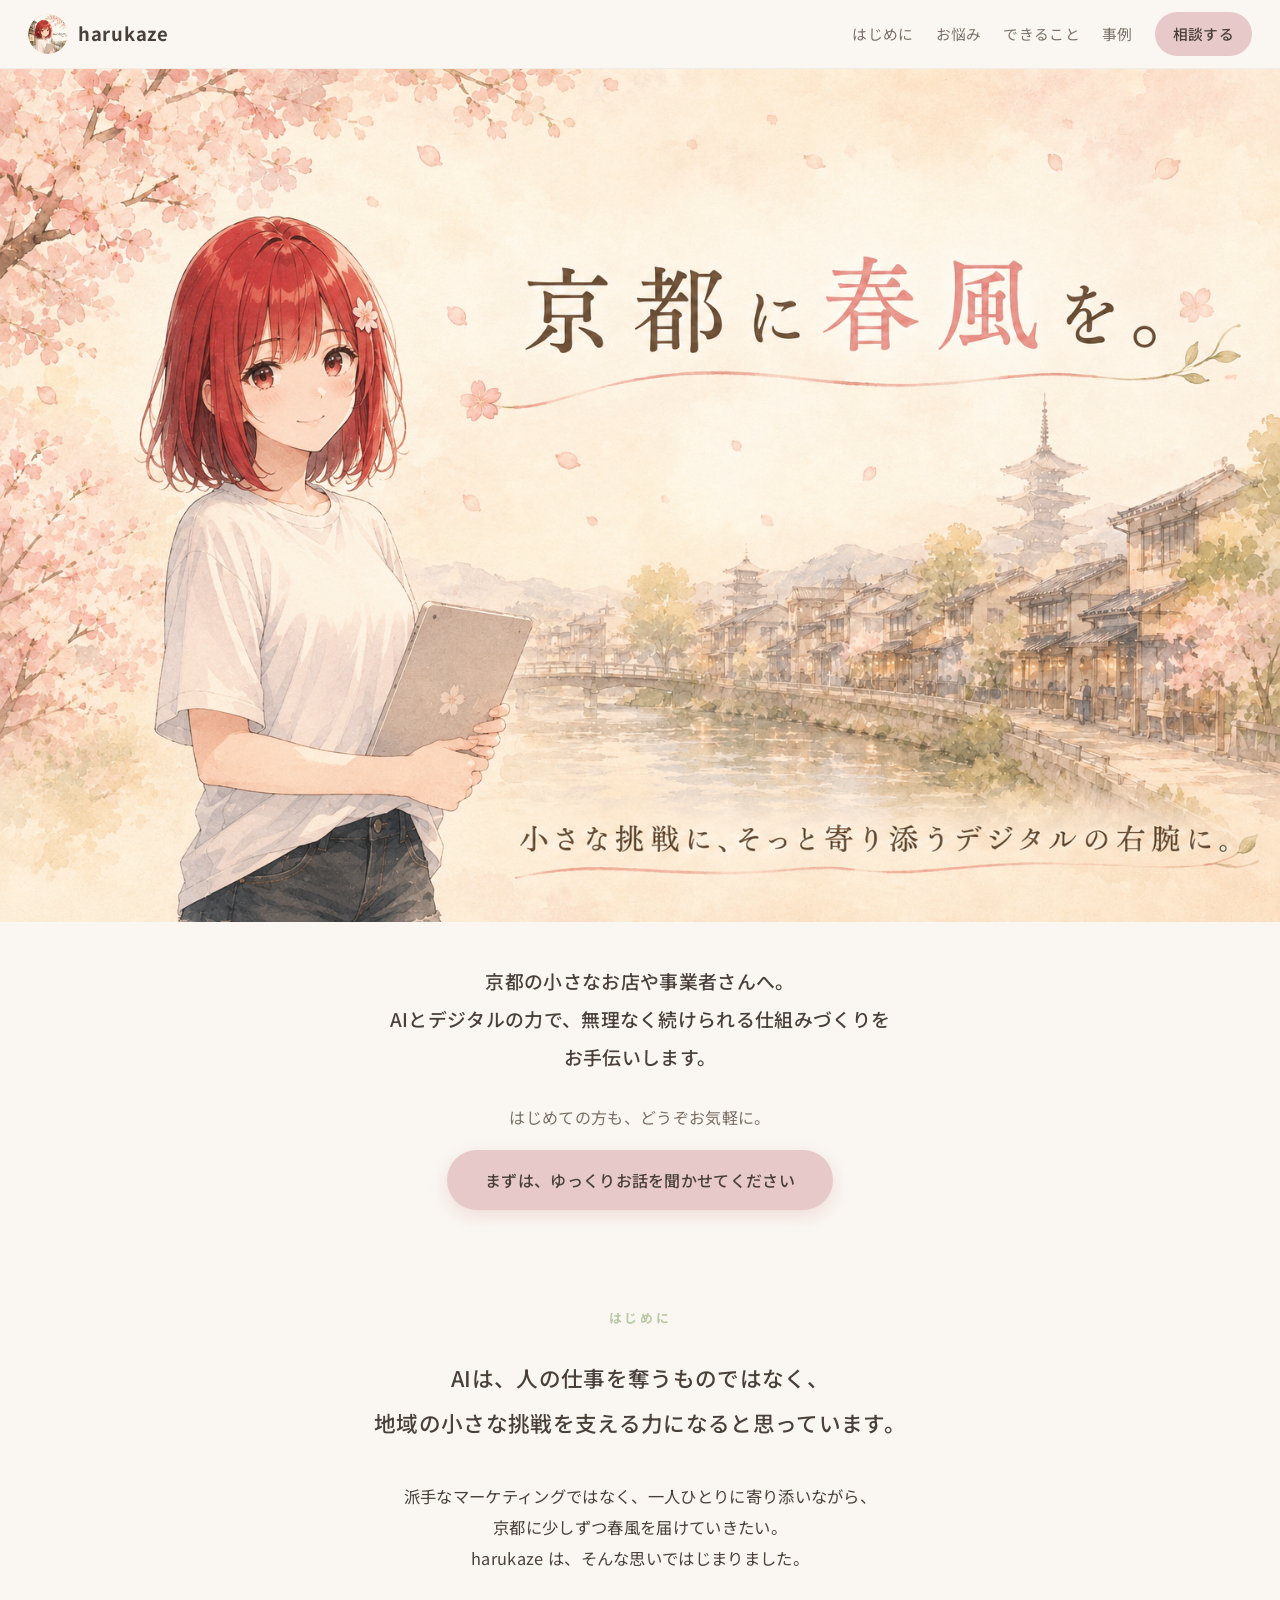
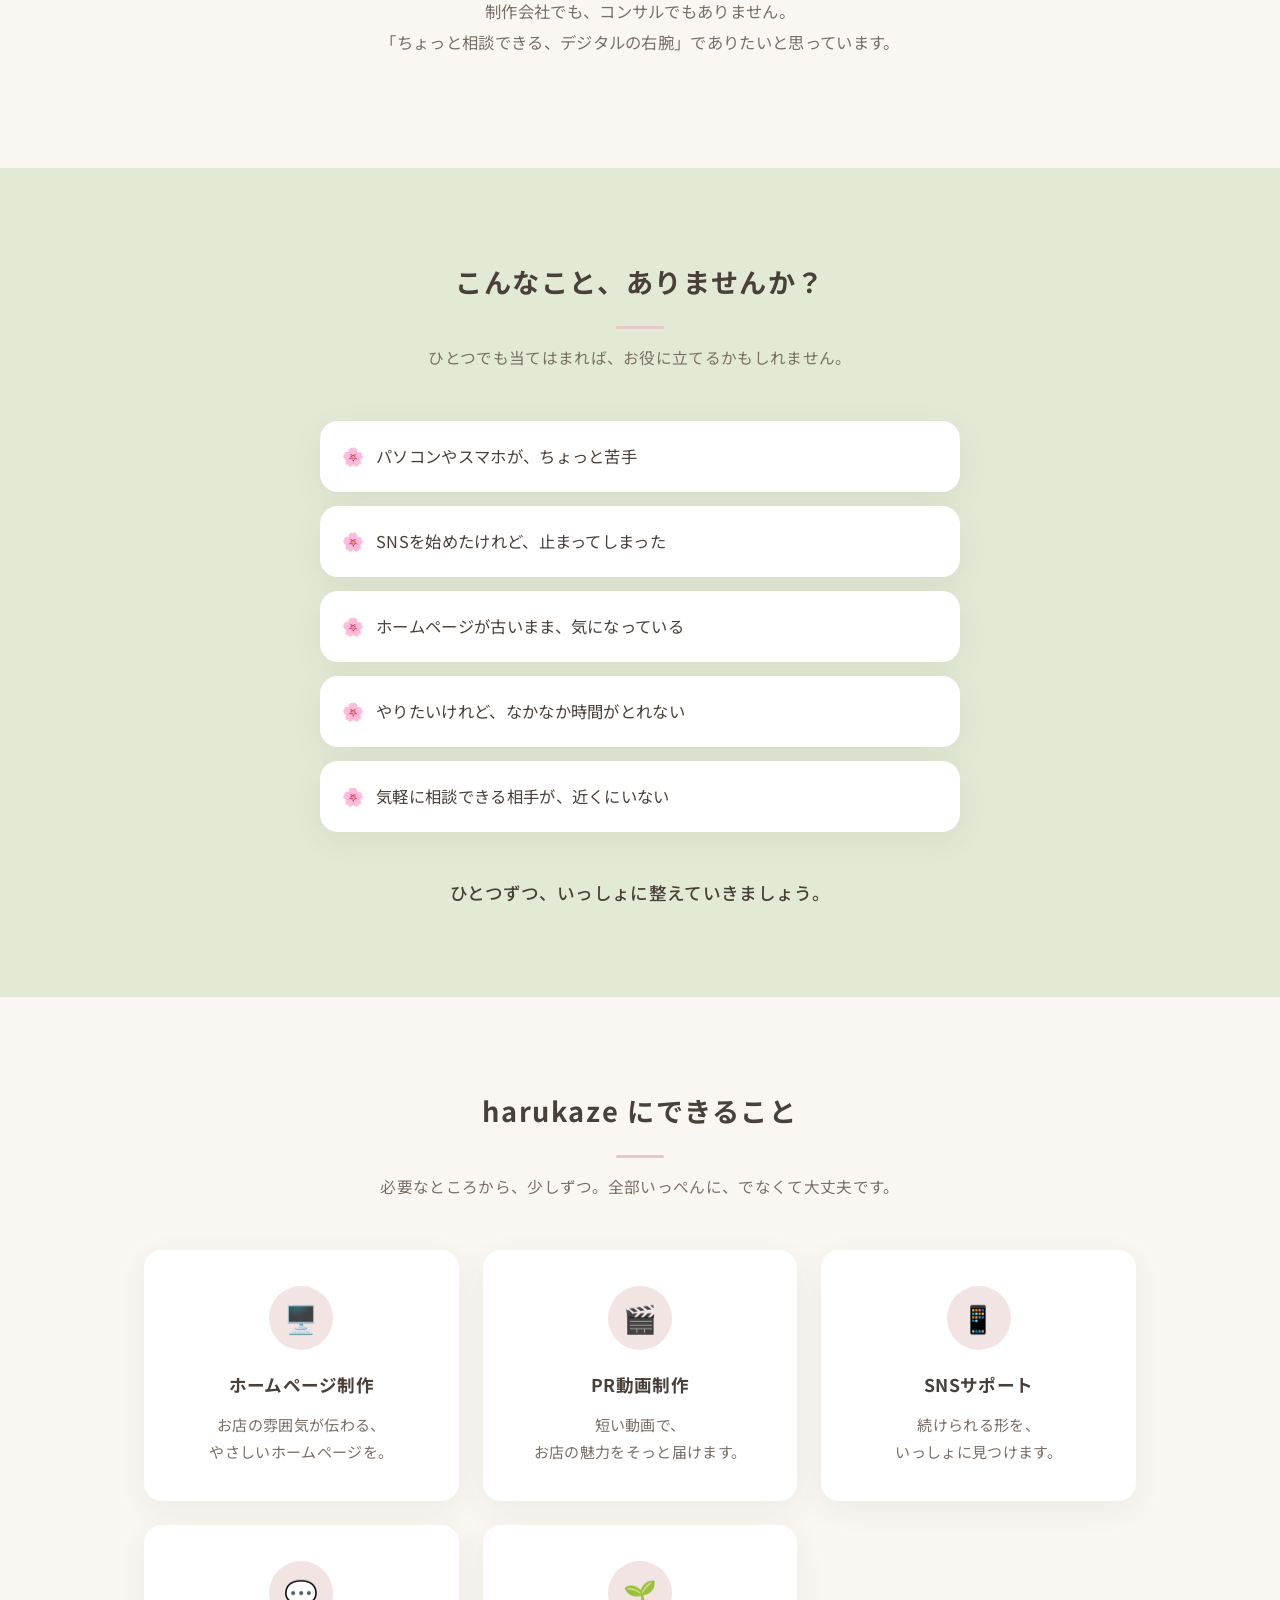
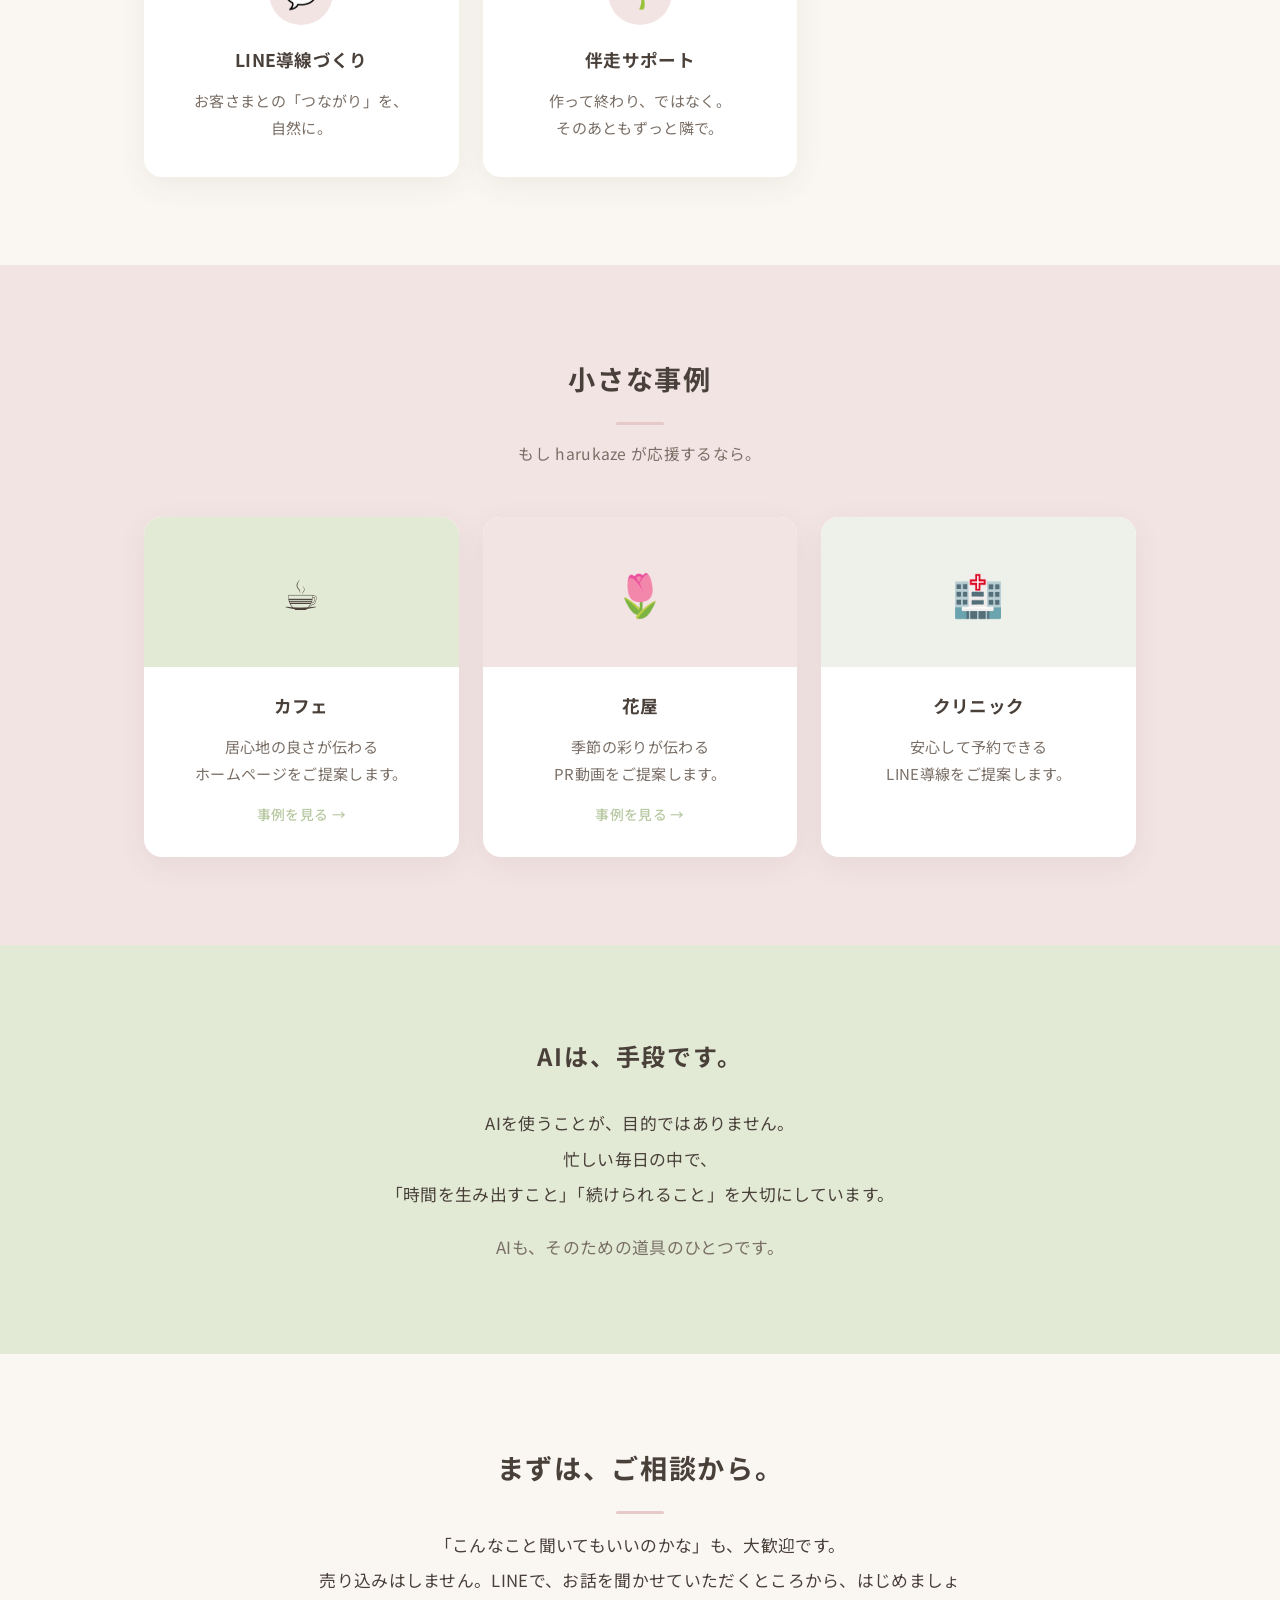
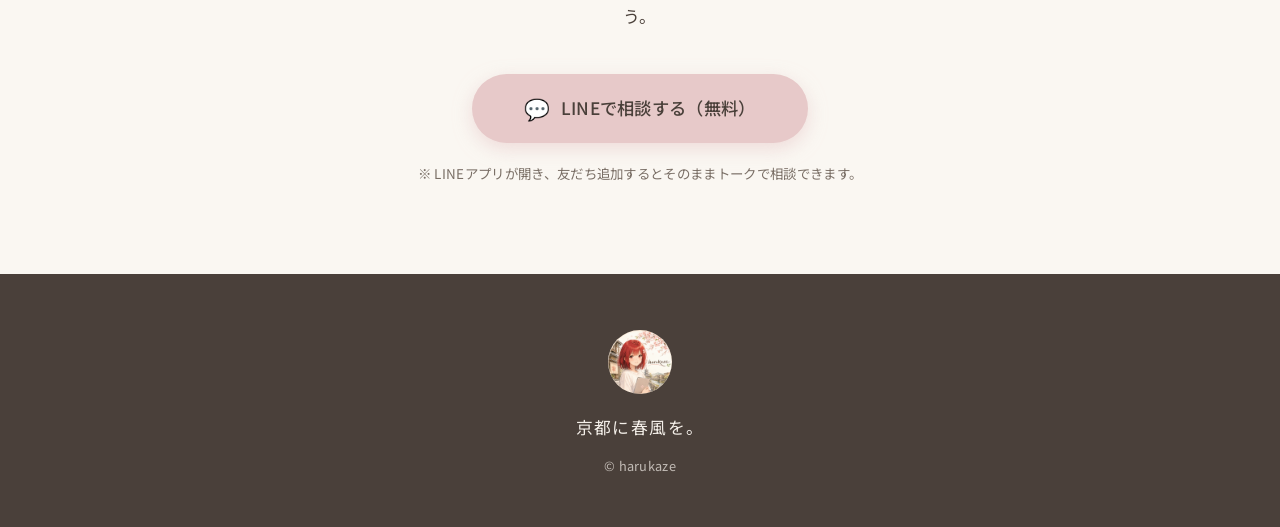
<file: website/index.html>
<!DOCTYPE html>
<html lang="ja">
<head>
  <meta charset="UTF-8" />
  <meta name="viewport" content="width=device-width, initial-scale=1.0" />
  <title>harukaze｜京都に春風を。</title>
  <meta name="description" content="京都の小さなお店や事業者さんに、AIとデジタルの力で春風を。ホームページ・PR動画・SNS・LINE導線づくりを、一人ひとりに寄り添ってお手伝いします。まずは気軽にご相談ください。" />

  <!-- OGP -->
  <meta property="og:title" content="harukaze｜京都に春風を。" />
  <meta property="og:description" content="小さな挑戦に、そっと寄り添うデジタルの右腕。" />
  <meta property="og:type" content="website" />
  <meta property="og:image" content="assets/images/hero.png" />

  <!-- Fonts -->
  <link rel="preconnect" href="https://fonts.googleapis.com" />
  <link rel="preconnect" href="https://fonts.gstatic.com" crossorigin />
  <link href="https://fonts.googleapis.com/css2?family=Noto+Sans+JP:wght@400;500;700&display=swap" rel="stylesheet" />

  <link rel="icon" href="assets/logo/harukaze-logo.png" />
  <link rel="stylesheet" href="style.css" />
</head>
<body>

  <!-- ===== ヘッダー ===== -->
  <header class="site-header">
    <a class="brand" href="#top">
      <img src="assets/logo/harukaze-logo.png" alt="harukaze ロゴ" class="brand-logo" />
      <span class="brand-name">harukaze</span>
    </a>
    <nav class="nav">
      <a href="#about">はじめに</a>
      <a href="#worries">お悩み</a>
      <a href="#services">できること</a>
      <a href="#works">事例</a>
      <a href="#contact" class="nav-cta">相談する</a>
    </nav>
  </header>

  <main id="top">

    <!-- ===== ヒーロー ===== -->
    <section class="hero">
      <img src="assets/images/hero.png"
           alt="京都に春風を。小さな挑戦に、そっと寄り添うデジタルの右腕。"
           class="hero-img" />
      <div class="hero-cta">
        <p class="hero-subcopy">
          <span class="phrase">京都の小さなお店や事業者さんへ。</span><br />
          <span class="phrase">AIとデジタルの力で、</span><span class="phrase">無理なく続けられる仕組みづくりを</span><span class="phrase">お手伝いします。</span>
        </p>
        <p class="hero-lead">はじめての方も、どうぞお気軽に。</p>
        <a href="#contact" class="btn btn-primary">まずは、ゆっくりお話を聞かせてください</a>
      </div>
    </section>

    <!-- ===== はじめに（ビジョン） ===== -->
    <section id="about" class="section section-about">
      <div class="container narrow">
        <p class="section-eyebrow">はじめに</p>
        <p class="lead-text">
          AIは、人の仕事を奪うものではなく、<br />
          地域の小さな挑戦を支える力になると思っています。
        </p>
        <p class="body-text">
          派手なマーケティングではなく、一人ひとりに寄り添いながら、<br class="pc-only" />
          京都に少しずつ春風を届けていきたい。<br />
          harukaze は、そんな思いではじまりました。
        </p>
        <p class="body-text soft">
          制作会社でも、コンサルでもありません。<br />
          「ちょっと相談できる、デジタルの右腕」でありたいと思っています。
        </p>
      </div>
    </section>

    <!-- ===== こんなお悩み ===== -->
    <section id="worries" class="section section-worries">
      <div class="container">
        <h2 class="section-title">こんなこと、ありませんか？</h2>
        <p class="section-sub">ひとつでも当てはまれば、お役に立てるかもしれません。</p>
        <ul class="worry-list">
          <li class="worry-card">パソコンやスマホが、ちょっと苦手</li>
          <li class="worry-card">SNSを始めたけれど、止まってしまった</li>
          <li class="worry-card">ホームページが古いまま、気になっている</li>
          <li class="worry-card">やりたいけれど、なかなか時間がとれない</li>
          <li class="worry-card">気軽に相談できる相手が、近くにいない</li>
        </ul>
        <p class="worry-foot">
          ひとつずつ、いっしょに整えていきましょう。
        </p>
      </div>
    </section>

    <!-- ===== できること ===== -->
    <section id="services" class="section section-services">
      <div class="container">
        <h2 class="section-title">harukaze にできること</h2>
        <p class="section-sub">必要なところから、少しずつ。全部いっぺんに、でなくて大丈夫です。</p>

        <div class="service-grid">
          <article class="service-card">
            <span class="service-icon" aria-hidden="true">🖥️</span>
            <h3>ホームページ制作</h3>
            <p><span class="phrase">お店の雰囲気が伝わる、</span><span class="phrase">やさしいホームページを。</span></p>
          </article>
          <article class="service-card">
            <span class="service-icon" aria-hidden="true">🎬</span>
            <h3>PR動画制作</h3>
            <p><span class="phrase">短い動画で、</span><span class="phrase">お店の魅力をそっと届けます。</span></p>
          </article>
          <article class="service-card">
            <span class="service-icon" aria-hidden="true">📱</span>
            <h3>SNSサポート</h3>
            <p><span class="phrase">続けられる形を、</span><span class="phrase">いっしょに見つけます。</span></p>
          </article>
          <article class="service-card">
            <span class="service-icon" aria-hidden="true">💬</span>
            <h3>LINE導線づくり</h3>
            <p><span class="phrase">お客さまとの「つながり」を、</span><span class="phrase">自然に。</span></p>
          </article>
          <article class="service-card">
            <span class="service-icon" aria-hidden="true">🌱</span>
            <h3>伴走サポート</h3>
            <p><span class="phrase">作って終わり、ではなく。</span><span class="phrase">そのあともずっと隣で。</span></p>
          </article>
        </div>
      </div>
    </section>

    <!-- ===== 事例 ===== -->
    <section id="works" class="section section-works">
      <div class="container">
        <h2 class="section-title">小さな事例</h2>
        <p class="section-sub">もし harukaze が応援するなら。</p>

        <div class="work-grid">
          <a class="work-card work-card-link" href="cafe-haruakari/">
            <div class="work-thumb work-thumb-cafe" aria-hidden="true">☕</div>
            <h3>カフェ</h3>
            <p class="work-proposal">居心地の良さが伝わる<br />ホームページをご提案します。</p>
            <span class="work-more">事例を見る →</span>
          </a>
          <a class="work-card work-card-link" href="hanamusubi/">
            <div class="work-thumb work-thumb-flower" aria-hidden="true">🌷</div>
            <h3>花屋</h3>
            <p class="work-proposal">季節の彩りが伝わる<br />PR動画をご提案します。</p>
            <span class="work-more">事例を見る →</span>
          </a>
          <article class="work-card">
            <div class="work-thumb work-thumb-clinic" aria-hidden="true">🏥</div>
            <h3>クリニック</h3>
            <p class="work-proposal">安心して予約できる<br />LINE導線をご提案します。</p>
          </article>
        </div>
      </div>
    </section>

    <!-- ===== AIへの考え方 ===== -->
    <section class="section section-philosophy">
      <div class="container narrow">
        <p class="philosophy-lead">AIは、手段です。</p>
        <p class="philosophy-text">
          AIを使うことが、目的ではありません。<br />
          忙しい毎日の中で、<br class="pc-only" />
          「時間を生み出すこと」「続けられること」を大切にしています。
        </p>
        <p class="philosophy-text soft">
          AIも、そのための道具のひとつです。
        </p>
      </div>
    </section>

    <!-- ===== お問い合わせ ===== -->
    <section id="contact" class="section section-contact">
      <div class="container narrow">
        <h2 class="section-title">まずは、ご相談から。</h2>
        <p class="contact-text">
          「こんなこと聞いてもいいのかな」も、大歓迎です。<br />
          売り込みはしません。LINEで、お話を聞かせていただくところから、はじめましょう。
        </p>
        <a href="https://lin.ee/qyhQEqS" class="btn btn-line btn-large" target="_blank" rel="noopener">
          <span class="btn-icon" aria-hidden="true">💬</span>
          LINEで相談する（無料）
        </a>
        <p class="contact-note">※ LINEアプリが開き、友だち追加するとそのままトークで相談できます。</p>
      </div>
    </section>

  </main>

  <!-- ===== フッター ===== -->
  <footer class="site-footer">
    <img src="assets/logo/harukaze-logo.png" alt="harukaze ロゴ" class="footer-logo" />
    <p class="footer-copy">京都に春風を。</p>
    <p class="footer-small">&copy; harukaze</p>
  </footer>

</body>
</html>
</file>
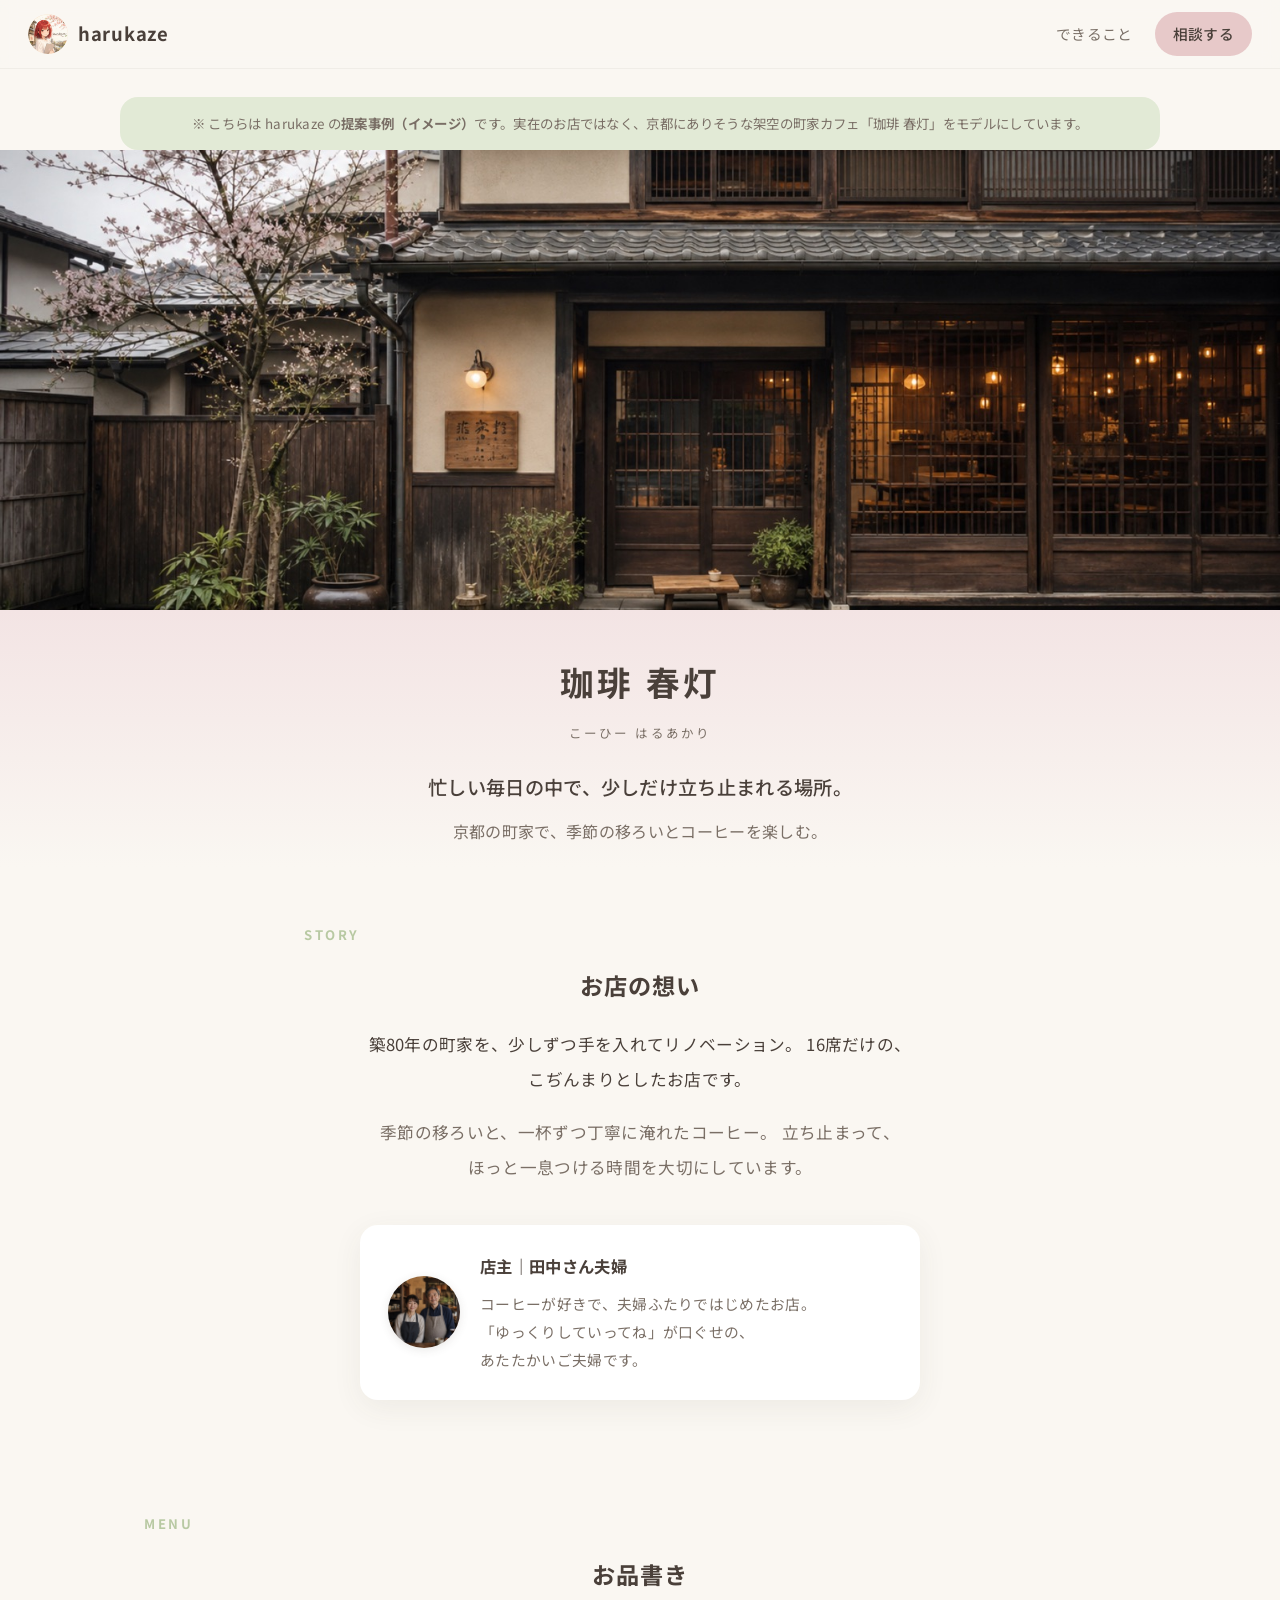
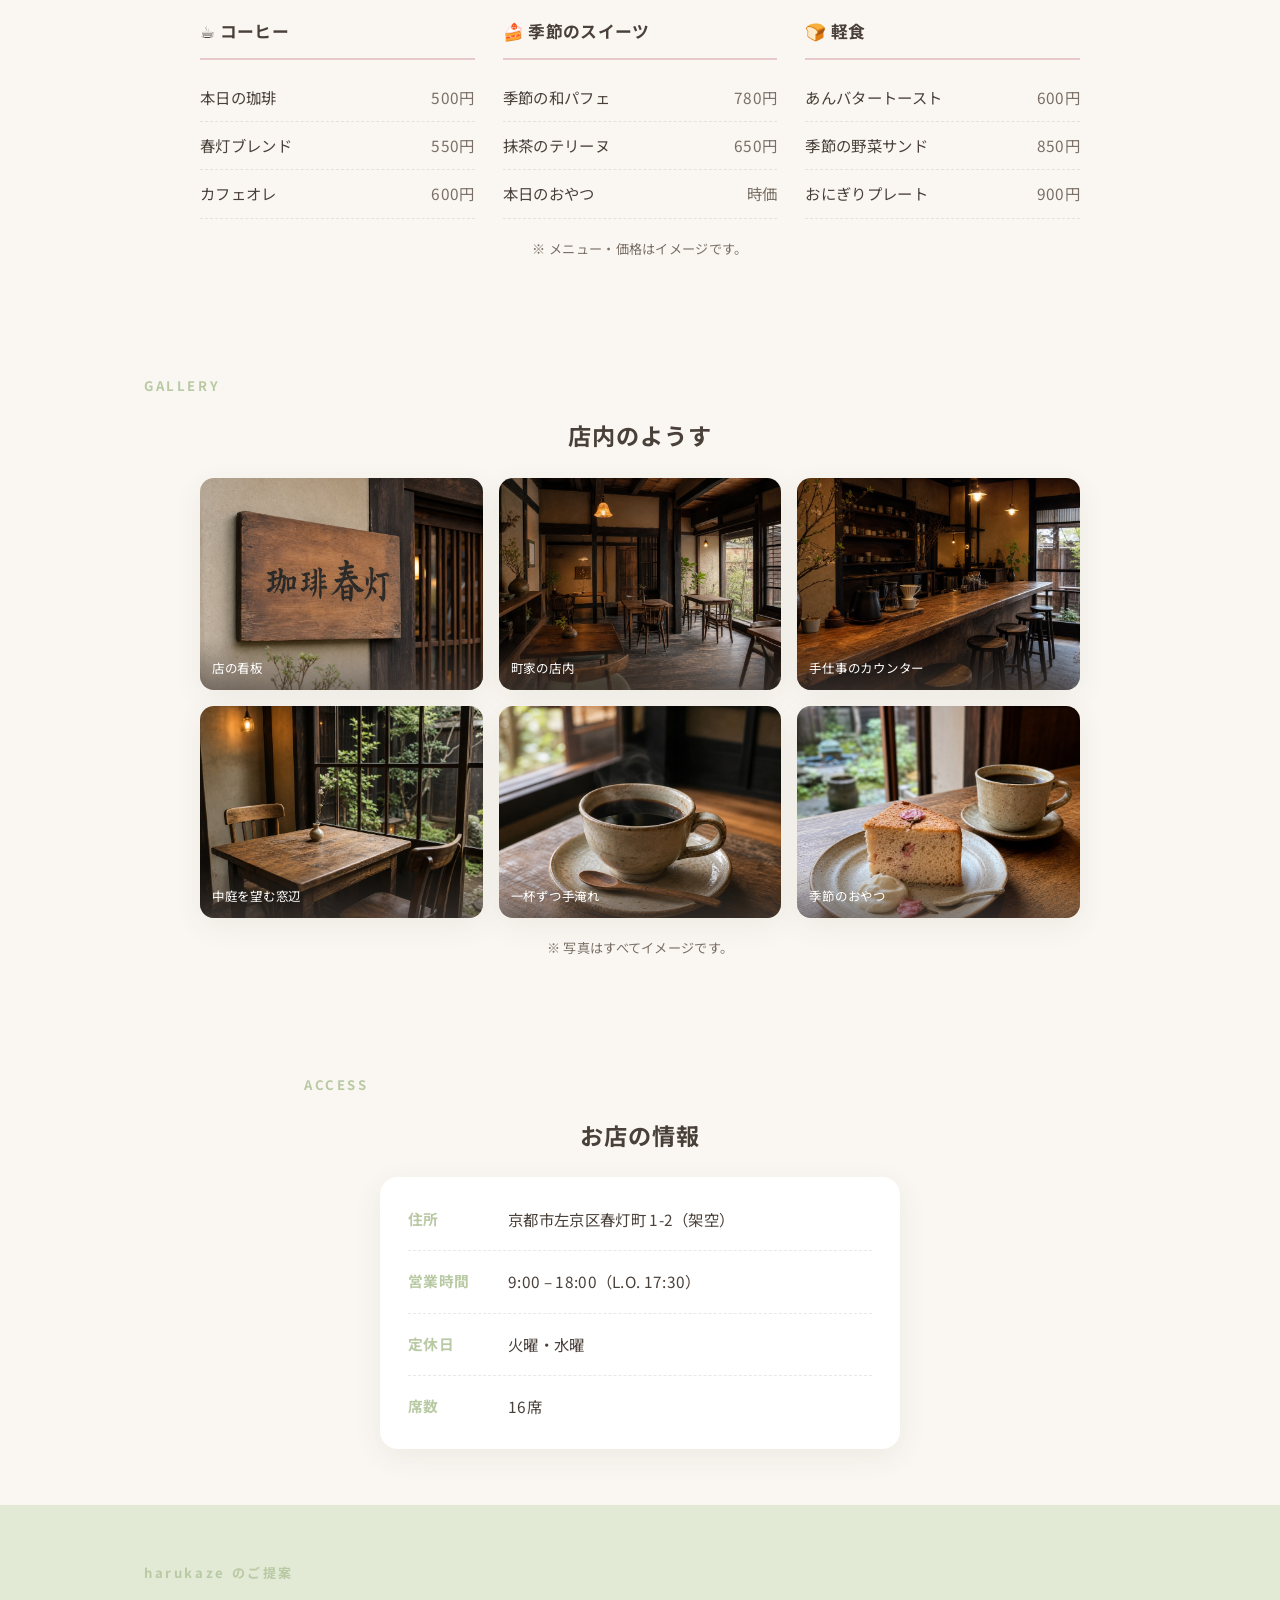
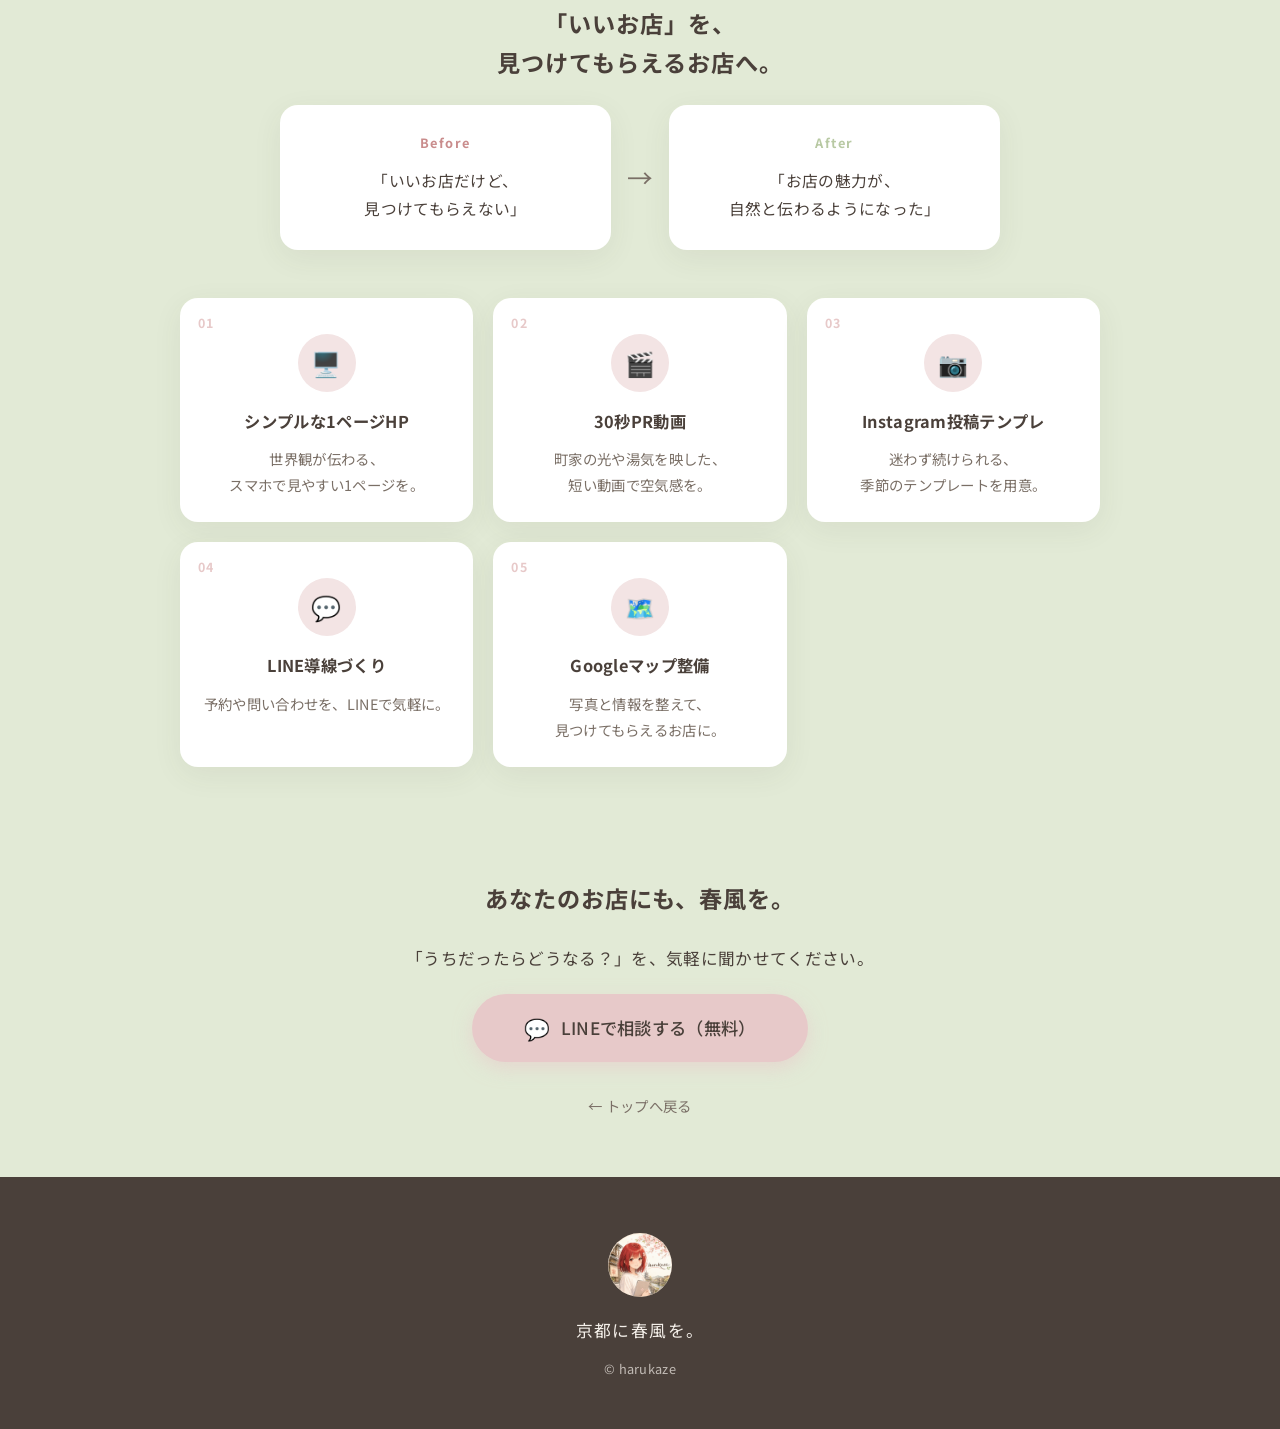
<file: website/cafe-haruakari/index.html>
<!DOCTYPE html>
<html lang="ja">
<head>
  <meta charset="UTF-8" />
  <meta name="viewport" content="width=device-width, initial-scale=1.0" />
  <title>珈琲 春灯｜harukaze 提案事例</title>
  <meta name="description" content="もし harukaze が京都の町家カフェを応援するなら。架空のお店「珈琲 春灯」をモデルに、harukazeがどんなふうに課題を解決するかをご紹介する提案事例です。" />

  <meta property="og:title" content="珈琲 春灯｜harukaze 提案事例" />
  <meta property="og:description" content="いいお店なのに見つけてもらえない。その想いに、そっと春風を。harukazeの提案事例イメージ。" />
  <meta property="og:type" content="article" />
  <meta property="og:image" content="../assets/images/hero.png" />

  <link rel="preconnect" href="https://fonts.googleapis.com" />
  <link rel="preconnect" href="https://fonts.gstatic.com" crossorigin />
  <link href="https://fonts.googleapis.com/css2?family=Noto+Sans+JP:wght@400;500;700&display=swap" rel="stylesheet" />

  <link rel="icon" href="../assets/logo/harukaze-logo.png" />
  <link rel="stylesheet" href="../style.css" />
</head>
<body>

  <!-- ===== ヘッダー ===== -->
  <header class="site-header">
    <a class="brand" href="/">
      <img src="../assets/logo/harukaze-logo.png" alt="harukaze ロゴ" class="brand-logo" />
      <span class="brand-name">harukaze</span>
    </a>
    <nav class="nav">
      <a href="/#services">できること</a>
      <a href="/#contact" class="nav-cta">相談する</a>
    </nav>
  </header>

  <main class="case">

    <!-- ===== イメージ例の注記 ===== -->
    <p class="case-disclaimer">
      ※ こちらは harukaze の<strong>提案事例（イメージ）</strong>です。実在のお店ではなく、京都にありそうな架空の町家カフェ「珈琲 春灯」をモデルにしています。
    </p>

    <!-- ===== Hero 写真 ===== -->
    <div class="cafe-hero-photo">
      <img src="../assets/images/cafe/hero-exterior.jpg" alt="珈琲 春灯の町家の外観（イメージ）" />
    </div>

    <!-- ===== Hero ===== -->
    <section class="haru-hero">
      <h1 class="haru-hero-title">珈琲 春灯<span class="haru-hero-yomi">こーひー はるあかり</span></h1>
      <p class="haru-hero-lead">
        <span class="phrase">忙しい毎日の中で、</span><span class="phrase">少しだけ立ち止まれる場所。</span>
      </p>
      <p class="haru-hero-sub">
        <span class="phrase">京都の町家で、</span><span class="phrase">季節の移ろいとコーヒーを楽しむ。</span>
      </p>
    </section>

    <!-- ===== Story ===== -->
    <section class="case-section">
      <div class="container narrow">
        <p class="case-kicker">STORY</p>
        <h2 class="case-h2">お店の想い</h2>
        <p class="case-text">
          <span class="phrase">築80年の町家を、</span><span class="phrase">少しずつ手を入れてリノベーション。</span>
          <span class="phrase">16席だけの、</span><span class="phrase">こぢんまりとしたお店です。</span>
        </p>
        <p class="case-text soft">
          <span class="phrase">季節の移ろいと、</span><span class="phrase">一杯ずつ丁寧に淹れたコーヒー。</span>
          <span class="phrase">立ち止まって、</span><span class="phrase">ほっと一息つける時間を大切にしています。</span>
        </p>

        <div class="owner-card">
          <img class="owner-photo" src="../assets/images/cafe/owner.jpg" alt="店主の田中さん夫婦（イメージ）" />
          <div class="owner-body">
            <h3>店主｜田中さん夫婦</h3>
            <p>
              <span class="phrase">コーヒーが好きで、</span><span class="phrase">夫婦ふたりではじめたお店。</span>
              <span class="phrase">「ゆっくりしていってね」が口ぐせの、</span><span class="phrase">あたたかいご夫婦です。</span>
            </p>
          </div>
        </div>
      </div>
    </section>

    <!-- ===== Menu ===== -->
    <section class="case-section haru-menu-section">
      <div class="container">
        <p class="case-kicker">MENU</p>
        <h2 class="case-h2">お品書き</h2>
        <div class="menu-grid">
          <div class="menu-col">
            <h3 class="menu-cat"><span aria-hidden="true">☕</span> コーヒー</h3>
            <ul>
              <li><span>本日の珈琲</span><span class="menu-price">500円</span></li>
              <li><span>春灯ブレンド</span><span class="menu-price">550円</span></li>
              <li><span>カフェオレ</span><span class="menu-price">600円</span></li>
            </ul>
          </div>
          <div class="menu-col">
            <h3 class="menu-cat"><span aria-hidden="true">🍰</span> 季節のスイーツ</h3>
            <ul>
              <li><span>季節の和パフェ</span><span class="menu-price">780円</span></li>
              <li><span>抹茶のテリーヌ</span><span class="menu-price">650円</span></li>
              <li><span>本日のおやつ</span><span class="menu-price">時価</span></li>
            </ul>
          </div>
          <div class="menu-col">
            <h3 class="menu-cat"><span aria-hidden="true">🍞</span> 軽食</h3>
            <ul>
              <li><span>あんバタートースト</span><span class="menu-price">600円</span></li>
              <li><span>季節の野菜サンド</span><span class="menu-price">850円</span></li>
              <li><span>おにぎりプレート</span><span class="menu-price">900円</span></li>
            </ul>
          </div>
        </div>
        <p class="case-caption">※ メニュー・価格はイメージです。</p>
      </div>
    </section>

    <!-- ===== Gallery ===== -->
    <section class="case-section">
      <div class="container">
        <p class="case-kicker">GALLERY</p>
        <h2 class="case-h2">店内のようす</h2>
        <div class="gallery-grid">
          <figure class="gallery-item"><img src="../assets/images/cafe/sign.jpg" alt="珈琲 春灯の看板" loading="lazy"><figcaption>店の看板</figcaption></figure>
          <figure class="gallery-item"><img src="../assets/images/cafe/interior.jpg" alt="町家の店内" loading="lazy"><figcaption>町家の店内</figcaption></figure>
          <figure class="gallery-item"><img src="../assets/images/cafe/counter.jpg" alt="手仕事のカウンター" loading="lazy"><figcaption>手仕事のカウンター</figcaption></figure>
          <figure class="gallery-item"><img src="../assets/images/cafe/window.jpg" alt="中庭を望む窓辺の席" loading="lazy"><figcaption>中庭を望む窓辺</figcaption></figure>
          <figure class="gallery-item"><img src="../assets/images/cafe/coffee.jpg" alt="一杯ずつ手淹れするコーヒー" loading="lazy"><figcaption>一杯ずつ手淹れ</figcaption></figure>
          <figure class="gallery-item"><img src="../assets/images/cafe/sweets.jpg" alt="季節のおやつ" loading="lazy"><figcaption>季節のおやつ</figcaption></figure>
        </div>
        <p class="case-caption">※ 写真はすべてイメージです。</p>
      </div>
    </section>

    <!-- ===== Access ===== -->
    <section class="case-section haru-access-section">
      <div class="container narrow">
        <p class="case-kicker">ACCESS</p>
        <h2 class="case-h2">お店の情報</h2>
        <dl class="access-list">
          <div class="access-row"><dt>住所</dt><dd>京都市左京区春灯町 1-2（架空）</dd></div>
          <div class="access-row"><dt>営業時間</dt><dd>9:00 – 18:00（L.O. 17:30）</dd></div>
          <div class="access-row"><dt>定休日</dt><dd>火曜・水曜</dd></div>
          <div class="access-row"><dt>席数</dt><dd>16席</dd></div>
        </dl>
      </div>
    </section>

    <!-- ===== harukaze 提案内容 ===== -->
    <section class="case-section case-proposal">
      <div class="container">
        <p class="case-kicker">harukaze のご提案</p>
        <h2 class="case-h2">「いいお店」を、<br class="pc-only" />見つけてもらえるお店へ。</h2>

        <!-- Before / After -->
        <div class="ba-grid">
          <div class="ba-card ba-before">
            <p class="ba-label">Before</p>
            <p class="ba-text">「いいお店だけど、<br />見つけてもらえない」</p>
          </div>
          <div class="ba-arrow" aria-hidden="true">→</div>
          <div class="ba-card ba-after">
            <p class="ba-label">After</p>
            <p class="ba-text">「お店の魅力が、<br />自然と伝わるようになった」</p>
          </div>
        </div>

        <!-- 提案カード -->
        <div class="proposal-grid">
          <article class="proposal-card">
            <span class="proposal-no">01</span>
            <span class="proposal-icon" aria-hidden="true">🖥️</span>
            <h3>シンプルな1ページHP</h3>
            <p><span class="phrase">世界観が伝わる、</span><span class="phrase">スマホで見やすい1ページを。</span></p>
          </article>
          <article class="proposal-card">
            <span class="proposal-no">02</span>
            <span class="proposal-icon" aria-hidden="true">🎬</span>
            <h3>30秒PR動画</h3>
            <p><span class="phrase">町家の光や湯気を映した、</span><span class="phrase">短い動画で空気感を。</span></p>
          </article>
          <article class="proposal-card">
            <span class="proposal-no">03</span>
            <span class="proposal-icon" aria-hidden="true">📷</span>
            <h3>Instagram投稿テンプレ</h3>
            <p><span class="phrase">迷わず続けられる、</span><span class="phrase">季節のテンプレートを用意。</span></p>
          </article>
          <article class="proposal-card">
            <span class="proposal-no">04</span>
            <span class="proposal-icon" aria-hidden="true">💬</span>
            <h3>LINE導線づくり</h3>
            <p><span class="phrase">予約や問い合わせを、</span><span class="phrase">LINEで気軽に。</span></p>
          </article>
          <article class="proposal-card">
            <span class="proposal-no">05</span>
            <span class="proposal-icon" aria-hidden="true">🗺️</span>
            <h3>Googleマップ整備</h3>
            <p><span class="phrase">写真と情報を整えて、</span><span class="phrase">見つけてもらえるお店に。</span></p>
          </article>
        </div>
      </div>
    </section>

    <!-- ===== CTA ===== -->
    <section class="case-section case-cta">
      <div class="container narrow">
        <h2 class="case-h2">あなたのお店にも、春風を。</h2>
        <p class="case-text">
          <span class="phrase">「うちだったらどうなる？」を、</span><span class="phrase">気軽に聞かせてください。</span>
        </p>
        <a href="https://lin.ee/qyhQEqS" class="btn btn-line btn-large" target="_blank" rel="noopener">
          <span class="btn-icon" aria-hidden="true">💬</span>
          LINEで相談する（無料）
        </a>
        <p class="case-back"><a href="/">← トップへ戻る</a></p>
      </div>
    </section>

  </main>

  <!-- ===== フッター ===== -->
  <footer class="site-footer">
    <img src="../assets/logo/harukaze-logo.png" alt="harukaze ロゴ" class="footer-logo" />
    <p class="footer-copy">京都に春風を。</p>
    <p class="footer-small">&copy; harukaze</p>
  </footer>

</body>
</html>
</file>
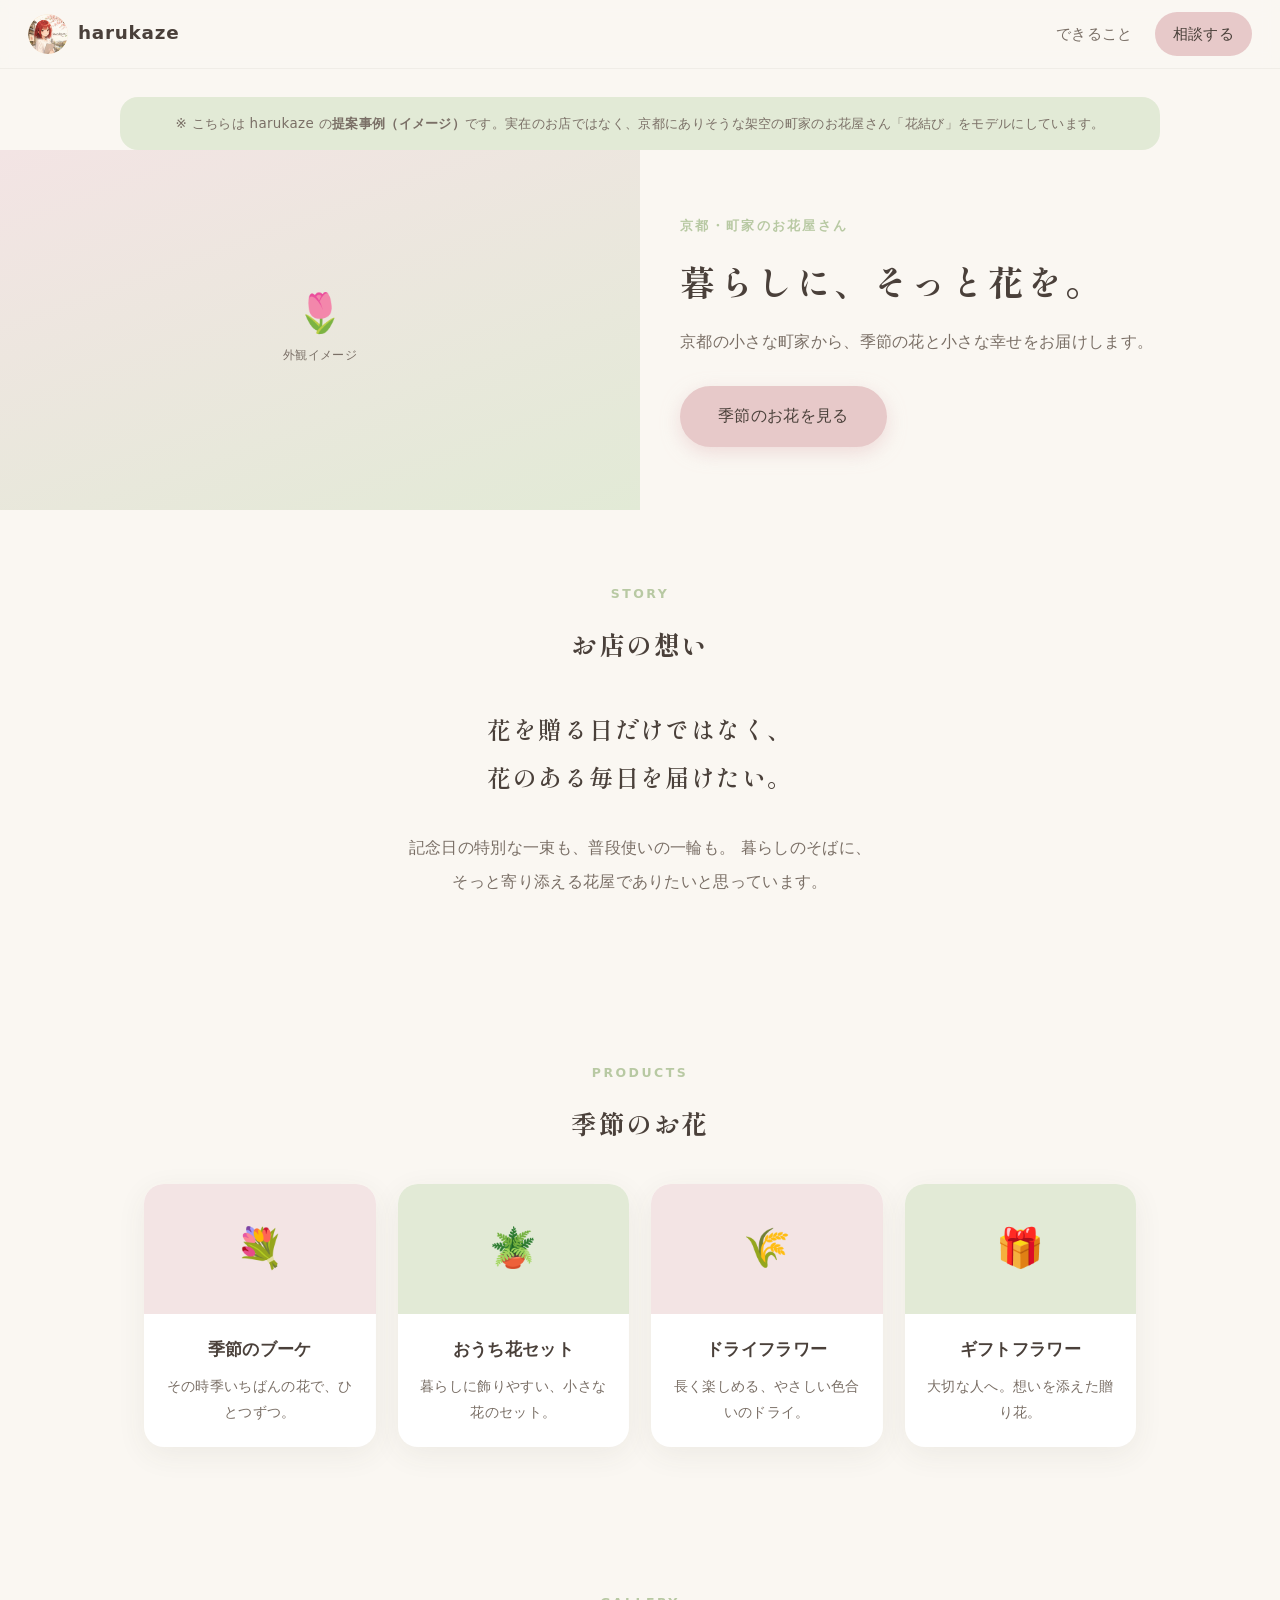
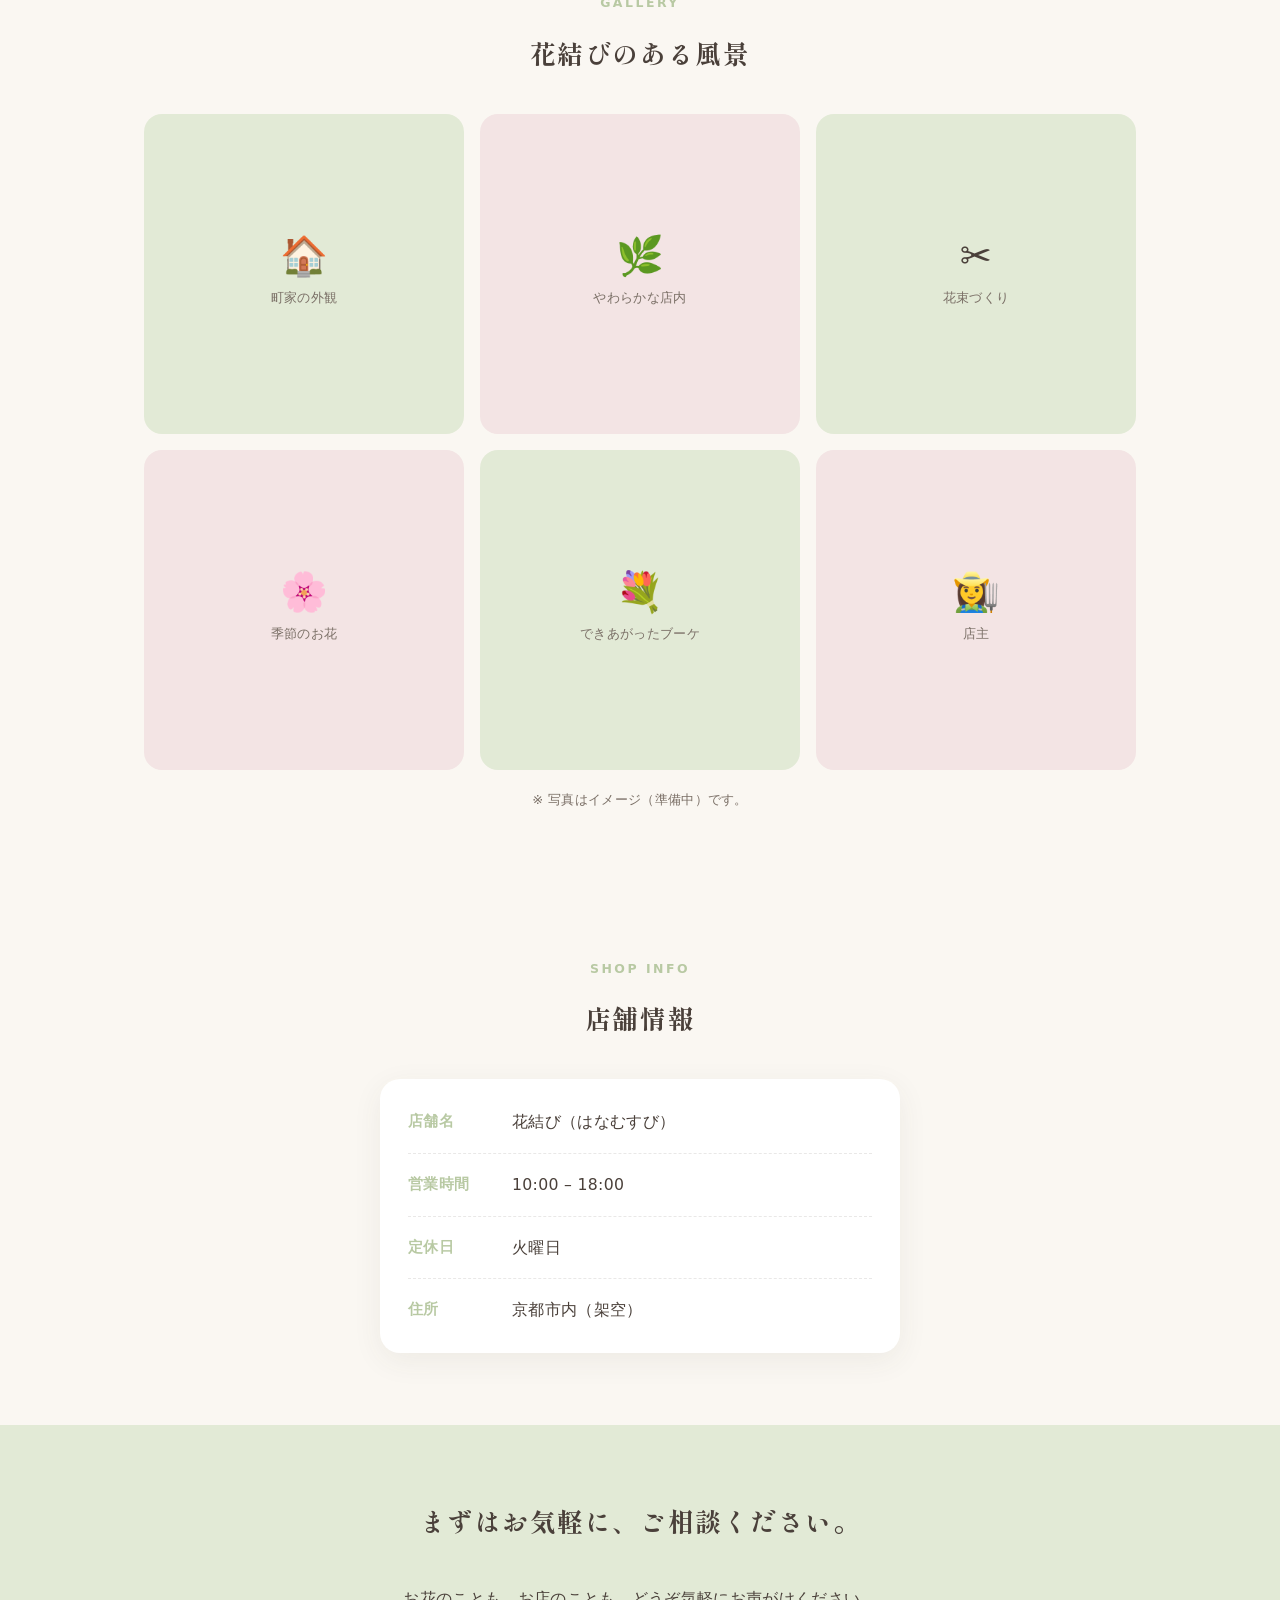
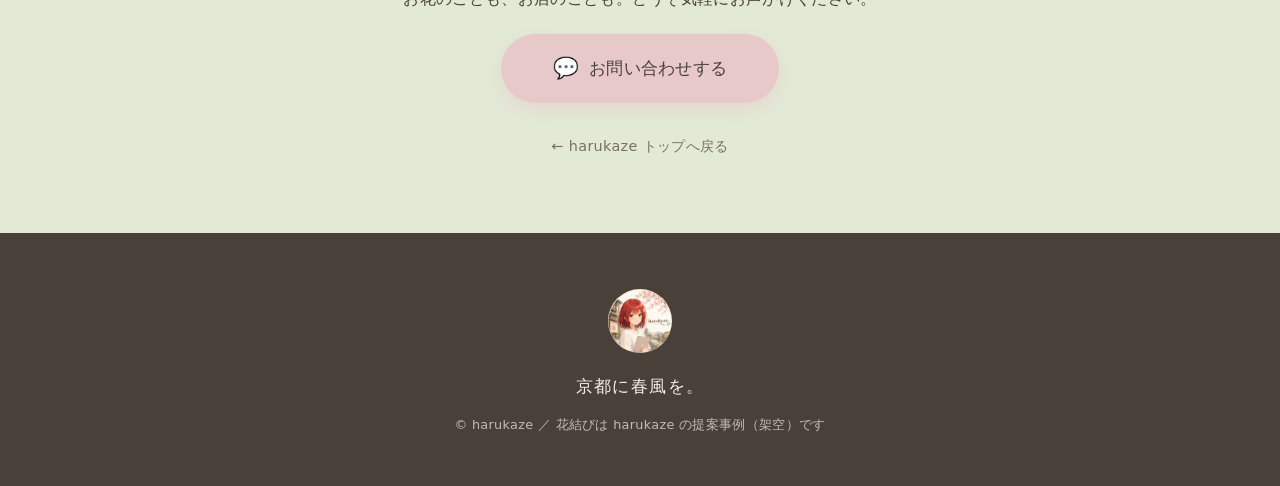
<file: website/hanamusubi/index.html>
<!DOCTYPE html>
<html lang="ja">
<head>
  <meta charset="UTF-8" />
  <meta name="viewport" content="width=device-width, initial-scale=1.0" />
  <title>花結び｜harukaze 提案事例</title>
  <meta name="description" content="もし harukaze が京都の小さなお花屋さんを応援するなら。町家の花屋『花結び』をモデルに、暮らしに寄り添うブランドサイトのご提案イメージです。" />

  <meta property="og:title" content="花結び｜harukaze 提案事例" />
  <meta property="og:description" content="暮らしに、そっと花を。harukazeのご提案イメージ。" />
  <meta property="og:type" content="article" />
  <meta property="og:image" content="../assets/images/hero.png" />

  <link rel="preconnect" href="https://fonts.googleapis.com" />
  <link rel="preconnect" href="https://fonts.gstatic.com" crossorigin />
  <link href="https://fonts.googleapis.com/css2?family=Shippori+Mincho:wght@500;600;700&family=Zen+Maru+Gothic:wght@400;500;700&display=swap" rel="stylesheet" />

  <link rel="icon" href="../assets/logo/harukaze-logo.png" />
  <link rel="stylesheet" href="../style.css" />
</head>
<body>

  <!-- ===== ヘッダー ===== -->
  <header class="site-header">
    <a class="brand" href="/">
      <img src="../assets/logo/harukaze-logo.png" alt="harukaze ロゴ" class="brand-logo" />
      <span class="brand-name">harukaze</span>
    </a>
    <nav class="nav">
      <a href="/#services">できること</a>
      <a href="/#contact" class="nav-cta">相談する</a>
    </nav>
  </header>

  <main class="hana">

    <!-- ===== 注記 ===== -->
    <p class="case-disclaimer">
      ※ こちらは harukaze の<strong>提案事例（イメージ）</strong>です。実在のお店ではなく、京都にありそうな架空の町家のお花屋さん「花結び」をモデルにしています。
    </p>

    <!-- ===== ① Hero ===== -->
    <section class="hana-hero">
      <div class="hana-hero-photo" aria-hidden="true">
        <span class="hana-ph-emoji">🌷</span>
        <span class="hana-ph-note">外観イメージ</span>
      </div>
      <div class="hana-hero-body">
        <p class="hana-kicker">京都・町家のお花屋さん</p>
        <h1 class="hana-title">暮らしに、そっと花を。</h1>
        <p class="hana-lead">
          <span class="phrase">京都の小さな町家から、</span><span class="phrase">季節の花と小さな幸せをお届けします。</span>
        </p>
        <a href="#products" class="btn btn-hana">季節のお花を見る</a>
      </div>
    </section>

    <!-- ===== ② お店の想い ===== -->
    <section class="hana-section hana-story">
      <div class="container narrow">
        <p class="hana-section-kicker">STORY</p>
        <h2 class="hana-h2">お店の想い</h2>
        <p class="hana-message">
          花を贈る日だけではなく、<br />
          花のある毎日を届けたい。
        </p>
        <p class="hana-text soft">
          <span class="phrase">記念日の特別な一束も、</span><span class="phrase">普段使いの一輪も。</span>
          <span class="phrase">暮らしのそばに、</span><span class="phrase">そっと寄り添える花屋でありたいと思っています。</span>
        </p>
      </div>
    </section>

    <!-- ===== ③ 商品紹介 ===== -->
    <section id="products" class="hana-section">
      <div class="container">
        <p class="hana-section-kicker">PRODUCTS</p>
        <h2 class="hana-h2">季節のお花</h2>
        <div class="hana-products">
          <article class="hana-product">
            <div class="hana-product-img" aria-hidden="true"><span>💐</span></div>
            <h3>季節のブーケ</h3>
            <p>その時季いちばんの花で、ひとつずつ。</p>
          </article>
          <article class="hana-product">
            <div class="hana-product-img" aria-hidden="true"><span>🪴</span></div>
            <h3>おうち花セット</h3>
            <p>暮らしに飾りやすい、小さな花のセット。</p>
          </article>
          <article class="hana-product">
            <div class="hana-product-img" aria-hidden="true"><span>🌾</span></div>
            <h3>ドライフラワー</h3>
            <p>長く楽しめる、やさしい色合いのドライ。</p>
          </article>
          <article class="hana-product">
            <div class="hana-product-img" aria-hidden="true"><span>🎁</span></div>
            <h3>ギフトフラワー</h3>
            <p>大切な人へ。想いを添えた贈り花。</p>
          </article>
        </div>
      </div>
    </section>

    <!-- ===== ④ ギャラリー ===== -->
    <section class="hana-section hana-gallery-section">
      <div class="container">
        <p class="hana-section-kicker">GALLERY</p>
        <h2 class="hana-h2">花結びのある風景</h2>
        <div class="hana-gallery">
          <figure class="hana-gitem"><span class="hana-ph-emoji">🏠</span><figcaption>町家の外観</figcaption></figure>
          <figure class="hana-gitem"><span class="hana-ph-emoji">🌿</span><figcaption>やわらかな店内</figcaption></figure>
          <figure class="hana-gitem"><span class="hana-ph-emoji">✂️</span><figcaption>花束づくり</figcaption></figure>
          <figure class="hana-gitem"><span class="hana-ph-emoji">🌸</span><figcaption>季節のお花</figcaption></figure>
          <figure class="hana-gitem"><span class="hana-ph-emoji">💐</span><figcaption>できあがったブーケ</figcaption></figure>
          <figure class="hana-gitem"><span class="hana-ph-emoji">👩‍🌾</span><figcaption>店主</figcaption></figure>
        </div>
        <p class="case-caption">※ 写真はイメージ（準備中）です。</p>
      </div>
    </section>

    <!-- ===== ⑤ 店舗情報 ===== -->
    <section class="hana-section">
      <div class="container narrow">
        <p class="hana-section-kicker">SHOP INFO</p>
        <h2 class="hana-h2">店舗情報</h2>
        <dl class="hana-info">
          <div class="hana-info-row"><dt>店舗名</dt><dd>花結び（はなむすび）</dd></div>
          <div class="hana-info-row"><dt>営業時間</dt><dd>10:00 – 18:00</dd></div>
          <div class="hana-info-row"><dt>定休日</dt><dd>火曜日</dd></div>
          <div class="hana-info-row"><dt>住所</dt><dd>京都市内（架空）</dd></div>
        </dl>
      </div>
    </section>

    <!-- ===== ⑥ CTA ===== -->
    <section class="hana-section hana-cta">
      <div class="container narrow">
        <h2 class="hana-h2">まずはお気軽に、ご相談ください。</h2>
        <p class="hana-text">
          <span class="phrase">お花のことも、お店のことも。</span><span class="phrase">どうぞ気軽にお声がけください。</span>
        </p>
        <a href="https://lin.ee/qyhQEqS" class="btn btn-line btn-large" target="_blank" rel="noopener">
          <span class="btn-icon" aria-hidden="true">💬</span>
          お問い合わせする
        </a>
        <p class="case-back"><a href="/">← harukaze トップへ戻る</a></p>
      </div>
    </section>

  </main>

  <!-- ===== フッター ===== -->
  <footer class="site-footer">
    <img src="../assets/logo/harukaze-logo.png" alt="harukaze ロゴ" class="footer-logo" />
    <p class="footer-copy">京都に春風を。</p>
    <p class="footer-small">&copy; harukaze ／ 花結びは harukaze の提案事例（架空）です</p>
  </footer>

</body>
</html>
</file>
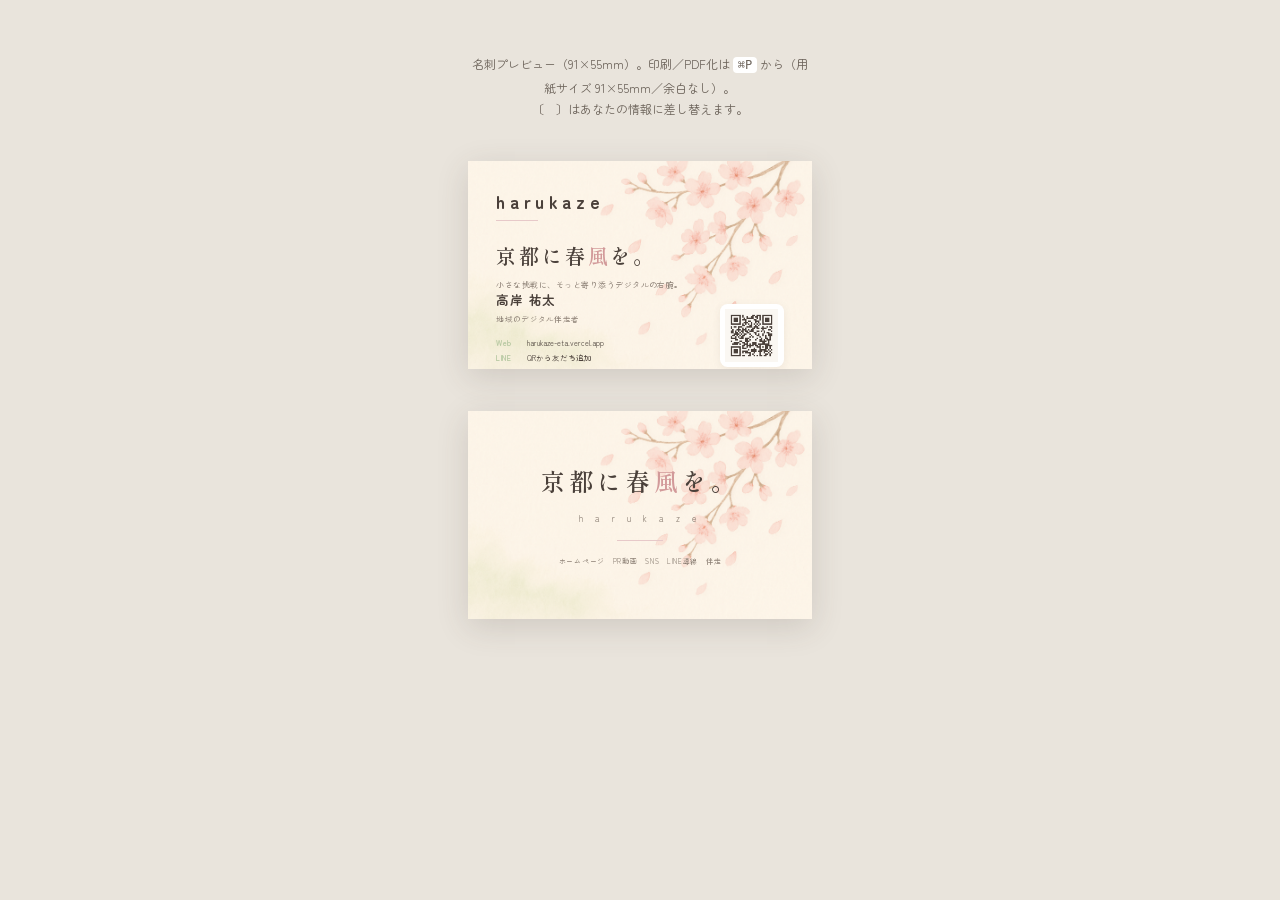
<file: meishi/card.html>
<!DOCTYPE html>
<html lang="ja">
<head>
  <meta charset="UTF-8" />
  <meta name="viewport" content="width=device-width, initial-scale=1.0" />
  <title>harukaze 名刺</title>
  <link rel="preconnect" href="https://fonts.googleapis.com" />
  <link rel="preconnect" href="https://fonts.gstatic.com" crossorigin />
  <link href="https://fonts.googleapis.com/css2?family=Shippori+Mincho:wght@500;600;700&family=Zen+Maru+Gothic:wght@400;500;700&display=swap" rel="stylesheet" />
  <style>
    :root{
      --bg:#FAF7F2; --sakura:#E7C9C9; --wakakusa:#B8C9A3; --brown:#4A403A; --brown-soft:#8A7E73;
      --mincho:"Shippori Mincho", serif;
      --maru:"Zen Maru Gothic", sans-serif;
    }
    *{ box-sizing:border-box; margin:0; padding:0; }
    body{
      font-family:var(--maru); background:#e9e4dc; color:var(--brown);
      display:flex; flex-direction:column; align-items:center; gap:11mm; padding:14mm 8mm;
    }
    .hint{ font-size:12px; color:#6b6259; text-align:center; max-width:91mm; line-height:1.8; }
    .hint code{ background:#fff; padding:1px 5px; border-radius:4px; }

    /* 名刺サイズ：91mm × 55mm */
    .card{
      width:91mm; height:55mm;
      background:var(--bg) url("../assets/illustrations/card-bg.png") center/cover no-repeat;
      position:relative; overflow:hidden;
      box-shadow:0 8px 30px rgba(74,64,58,.16);
    }
    /* 水彩ウォッシュ（にじみ） */
    .wash{ position:absolute; border-radius:50%; filter:blur(26px); pointer-events:none; }
    .wash-s{ background:var(--sakura); }
    .wash-w{ background:var(--wakakusa); }

    /* ===== 表 ===== */
    .front{ padding:7mm 7.5mm 6.5mm; display:flex; flex-direction:column; position:relative; z-index:1; }
    .front .brandrow{ display:inline-block; }
    .front .wordmark{ position:relative; font-family:var(--maru); font-size:18px; font-weight:700; letter-spacing:.24em; }
    .front .wordmark::after{ content:""; display:block; width:11mm; height:1px; background:var(--sakura); margin-top:1.6mm; }

    .front .catch{
      margin-top:6mm; font-family:var(--mincho); font-weight:600;
      font-size:20px; letter-spacing:.14em; line-height:1.3;
    }
    .front .catch .accent{ color:#D29A9A; }
    .front .tagline{
      margin-top:2.5mm; font-size:8px; color:var(--brown-soft); letter-spacing:.06em; font-weight:400;
    }

    .front .footer{ margin-top:auto; display:flex; align-items:flex-end; justify-content:space-between; gap:5mm; }
    .front .person .name{ font-size:12.5px; font-weight:700; letter-spacing:.06em; }
    .front .person .title{ font-size:7.5px; color:var(--brown-soft); margin-top:1mm; letter-spacing:.04em; }
    .front .contacts{ margin-top:3mm; font-size:7.5px; line-height:2; }
    .front .contacts .lbl{
      display:inline-block; width:8mm; color:var(--wakakusa); font-weight:700; letter-spacing:.05em;
    }
    .front .qr{ text-align:center; }
    .front .qr .qrbox{ padding:1.4mm; background:#fff; border-radius:2mm; box-shadow:0 2px 8px rgba(74,64,58,.08); }
    .front .qr img{ width:14mm; height:14mm; display:block; }
    .front .qr span{ font-size:6px; color:var(--brown-soft); display:block; margin-top:1mm; letter-spacing:.08em; }

    /* ===== 裏 ===== */
    .back{ display:flex; flex-direction:column; align-items:center; justify-content:center; text-align:center; position:relative; z-index:1; }
    .back .b-catch{ font-family:var(--mincho); font-weight:600; font-size:24px; letter-spacing:.18em; }
    .back .b-catch .accent{ color:#D29A9A; }
    .back .b-word{ margin-top:3.5mm; font-size:9px; letter-spacing:.5em; color:var(--brown-soft); font-weight:400; }
    .back .b-line{ width:12mm; height:1px; background:var(--sakura); margin:4mm auto 0; }
    .back .b-services{ margin-top:4mm; font-size:7px; color:var(--brown-soft); letter-spacing:.1em; }

    @media print{
      body{ background:#fff; padding:0; gap:0; }
      .hint{ display:none; }
      .card{ box-shadow:none; page-break-after:always; }
      @page{ size:91mm 55mm; margin:0; }
    }
  </style>
</head>
<body>

  <p class="hint">
    名刺プレビュー（91×55mm）。印刷／PDF化は <code>⌘P</code> から（用紙サイズ 91×55mm／余白なし）。<br />
    〔　〕はあなたの情報に差し替えます。
  </p>

  <!-- ===== 表面 ===== -->
  <div class="card front">

    <div class="brandrow">
      <span class="wordmark">harukaze</span>
    </div>

    <p class="catch">京都に春<span class="accent">風</span>を。</p>
    <p class="tagline">小さな挑戦に、そっと寄り添うデジタルの右腕。</p>

    <div class="footer">
      <div class="person">
        <div class="name">高岸 祐太</div>
        <div class="title">地域のデジタル伴走者</div>
        <div class="contacts">
          <div><span class="lbl">Web</span>harukaze-eta.vercel.app</div>
          <div><span class="lbl">LINE</span>QRから友だち追加</div>
          <div><span class="lbl">Mail</span>kohakuno1122@gmail.com</div>
        </div>
      </div>
      <div class="qr">
        <div class="qrbox"><img src="../assets/icons/qr-site.png" alt="サイトQR" /></div>
        <span>SITE</span>
      </div>
    </div>
  </div>

  <!-- ===== 裏面 ===== -->
  <div class="card back">

    <p class="b-catch">京都に春<span class="accent">風</span>を。</p>
    <p class="b-word">h a r u k a z e</p>
    <div class="b-line"></div>
    <p class="b-services">ホームページ　PR動画　SNS　LINE導線　伴走</p>
  </div>

</body>
</html>
</file>
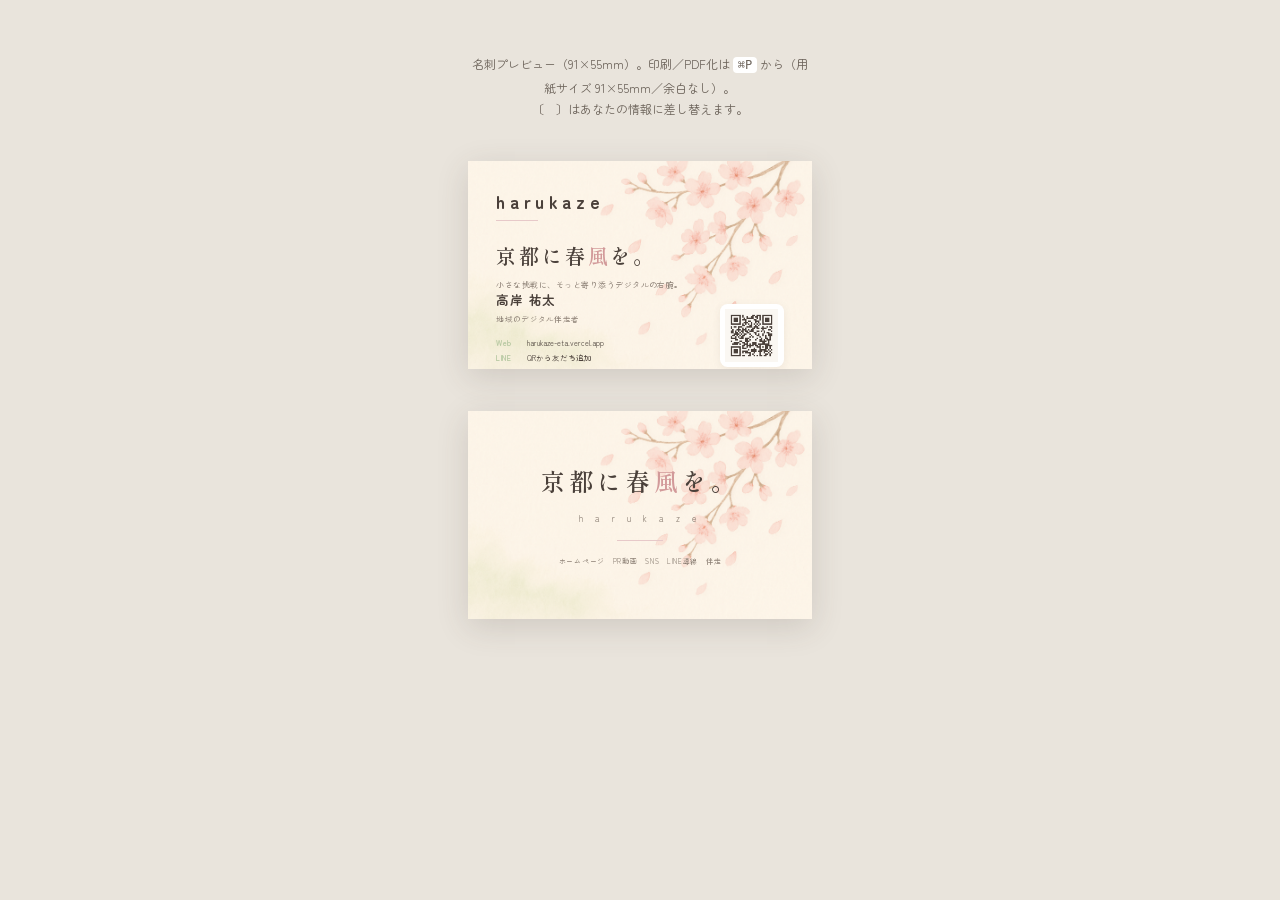
<file: projects/meishi/card.html>
<!DOCTYPE html>
<html lang="ja">
<head>
  <meta charset="UTF-8" />
  <meta name="viewport" content="width=device-width, initial-scale=1.0" />
  <title>harukaze 名刺</title>
  <link rel="preconnect" href="https://fonts.googleapis.com" />
  <link rel="preconnect" href="https://fonts.gstatic.com" crossorigin />
  <link href="https://fonts.googleapis.com/css2?family=Shippori+Mincho:wght@500;600;700&family=Zen+Maru+Gothic:wght@400;500;700&display=swap" rel="stylesheet" />
  <style>
    :root{
      --bg:#FAF7F2; --sakura:#E7C9C9; --wakakusa:#B8C9A3; --brown:#4A403A; --brown-soft:#8A7E73;
      --mincho:"Shippori Mincho", serif;
      --maru:"Zen Maru Gothic", sans-serif;
    }
    *{ box-sizing:border-box; margin:0; padding:0; }
    body{
      font-family:var(--maru); background:#e9e4dc; color:var(--brown);
      display:flex; flex-direction:column; align-items:center; gap:11mm; padding:14mm 8mm;
    }
    .hint{ font-size:12px; color:#6b6259; text-align:center; max-width:91mm; line-height:1.8; }
    .hint code{ background:#fff; padding:1px 5px; border-radius:4px; }

    /* 名刺サイズ：91mm × 55mm */
    .card{
      width:91mm; height:55mm;
      background:var(--bg) url("../../resources/illustrations/card-bg.png") center/cover no-repeat;
      position:relative; overflow:hidden;
      box-shadow:0 8px 30px rgba(74,64,58,.16);
    }
    /* 水彩ウォッシュ（にじみ） */
    .wash{ position:absolute; border-radius:50%; filter:blur(26px); pointer-events:none; }
    .wash-s{ background:var(--sakura); }
    .wash-w{ background:var(--wakakusa); }

    /* ===== 表 ===== */
    .front{ padding:7mm 7.5mm 6.5mm; display:flex; flex-direction:column; position:relative; z-index:1; }
    .front .brandrow{ display:inline-block; }
    .front .wordmark{ position:relative; font-family:var(--maru); font-size:18px; font-weight:700; letter-spacing:.24em; }
    .front .wordmark::after{ content:""; display:block; width:11mm; height:1px; background:var(--sakura); margin-top:1.6mm; }

    .front .catch{
      margin-top:6mm; font-family:var(--mincho); font-weight:600;
      font-size:20px; letter-spacing:.14em; line-height:1.3;
    }
    .front .catch .accent{ color:#D29A9A; }
    .front .tagline{
      margin-top:2.5mm; font-size:8px; color:var(--brown-soft); letter-spacing:.06em; font-weight:400;
    }

    .front .footer{ margin-top:auto; display:flex; align-items:flex-end; justify-content:space-between; gap:5mm; }
    .front .person .name{ font-size:12.5px; font-weight:700; letter-spacing:.06em; }
    .front .person .title{ font-size:7.5px; color:var(--brown-soft); margin-top:1mm; letter-spacing:.04em; }
    .front .contacts{ margin-top:3mm; font-size:7.5px; line-height:2; }
    .front .contacts .lbl{
      display:inline-block; width:8mm; color:var(--wakakusa); font-weight:700; letter-spacing:.05em;
    }
    .front .qr{ text-align:center; }
    .front .qr .qrbox{ padding:1.4mm; background:#fff; border-radius:2mm; box-shadow:0 2px 8px rgba(74,64,58,.08); }
    .front .qr img{ width:14mm; height:14mm; display:block; }
    .front .qr span{ font-size:6px; color:var(--brown-soft); display:block; margin-top:1mm; letter-spacing:.08em; }

    /* ===== 裏 ===== */
    .back{ display:flex; flex-direction:column; align-items:center; justify-content:center; text-align:center; position:relative; z-index:1; }
    .back .b-catch{ font-family:var(--mincho); font-weight:600; font-size:24px; letter-spacing:.18em; }
    .back .b-catch .accent{ color:#D29A9A; }
    .back .b-word{ margin-top:3.5mm; font-size:9px; letter-spacing:.5em; color:var(--brown-soft); font-weight:400; }
    .back .b-line{ width:12mm; height:1px; background:var(--sakura); margin:4mm auto 0; }
    .back .b-services{ margin-top:4mm; font-size:7px; color:var(--brown-soft); letter-spacing:.1em; }

    @media print{
      body{ background:#fff; padding:0; gap:0; }
      .hint{ display:none; }
      .card{ box-shadow:none; page-break-after:always; }
      @page{ size:91mm 55mm; margin:0; }
    }
  </style>
</head>
<body>

  <p class="hint">
    名刺プレビュー（91×55mm）。印刷／PDF化は <code>⌘P</code> から（用紙サイズ 91×55mm／余白なし）。<br />
    〔　〕はあなたの情報に差し替えます。
  </p>

  <!-- ===== 表面 ===== -->
  <div class="card front">

    <div class="brandrow">
      <span class="wordmark">harukaze</span>
    </div>

    <p class="catch">京都に春<span class="accent">風</span>を。</p>
    <p class="tagline">小さな挑戦に、そっと寄り添うデジタルの右腕。</p>

    <div class="footer">
      <div class="person">
        <div class="name">高岸 祐太</div>
        <div class="title">地域のデジタル伴走者</div>
        <div class="contacts">
          <div><span class="lbl">Web</span>harukaze-eta.vercel.app</div>
          <div><span class="lbl">LINE</span>QRから友だち追加</div>
          <div><span class="lbl">Mail</span>kohakuno1122@gmail.com</div>
        </div>
      </div>
      <div class="qr">
        <div class="qrbox"><img src="../../resources/icons/qr-site.png" alt="サイトQR" /></div>
        <span>SITE</span>
      </div>
    </div>
  </div>

  <!-- ===== 裏面 ===== -->
  <div class="card back">

    <p class="b-catch">京都に春<span class="accent">風</span>を。</p>
    <p class="b-word">h a r u k a z e</p>
    <div class="b-line"></div>
    <p class="b-services">ホームページ　PR動画　SNS　LINE導線　伴走</p>
  </div>

</body>
</html>
</file>
<file: website/style.css>
/* ===========================================================
   harukaze — TOP page
   優先順位: 安心感 > 親しみやすさ > 京都らしさ > 温かみ > シンプルさ
   =========================================================== */

:root {
  --bg:        #FAF7F2; /* 背景 */
  --sakura:    #E7C9C9; /* 桜色 */
  --wakakusa:  #B8C9A3; /* 若草色 */
  --brown:     #4A403A; /* ダークブラウン（文字） */

  --sakura-soft:   #F3E4E4;
  --wakakusa-soft: #E2EAD6;
  --brown-soft:    #7A6F66;

  --card:      #FFFFFF;
  --shadow:    0 8px 30px rgba(74, 64, 58, 0.07);
  --radius:    18px;

  --maxw:      1040px;
  --maxw-narrow: 720px;
}

* { box-sizing: border-box; }

html { scroll-behavior: smooth; }

body {
  margin: 0;
  font-family: "Noto Sans JP", system-ui, sans-serif;
  color: var(--brown);
  background: var(--bg);
  line-height: 1.9;
  font-weight: 400;
  letter-spacing: 0.02em;
  -webkit-font-smoothing: antialiased;
}

img { max-width: 100%; display: block; }

a { color: inherit; text-decoration: none; }

/* 日本語を意味のまとまりで折り返す（単語の途中で切れないように） */
.phrase { display: inline-block; }

/* 中央寄せの短文は行の長さを自動でバランス調整 */
.section-sub,
.hero-lead,
.contact-text,
.worry-foot,
.philosophy-text,
.lead-text,
.body-text,
.work-proposal {
  text-wrap: balance;
}

.container {
  width: 100%;
  max-width: var(--maxw);
  margin: 0 auto;
  padding: 0 24px;
}
.container.narrow { max-width: var(--maxw-narrow); }

.pc-only { display: inline; }
@media (max-width: 600px) { .pc-only { display: none; } }

/* ===== ヘッダー ===== */
.site-header {
  position: sticky;
  top: 0;
  z-index: 50;
  display: flex;
  align-items: center;
  justify-content: space-between;
  padding: 12px 28px;
  background: rgba(250, 247, 242, 0.85);
  backdrop-filter: blur(8px);
  border-bottom: 1px solid rgba(74, 64, 58, 0.06);
}
.brand { display: flex; align-items: center; gap: 10px; }
.brand-logo { width: 40px; height: 40px; border-radius: 50%; object-fit: cover; }
.brand-name { font-weight: 700; font-size: 1.15rem; letter-spacing: 0.04em; }

.nav { display: flex; align-items: center; gap: 22px; }
.nav a { font-size: 0.92rem; color: var(--brown-soft); transition: color 0.2s ease; }
.nav a:hover { color: var(--brown); }
.nav-cta {
  background: var(--sakura);
  color: var(--brown) !important;
  padding: 8px 18px;
  border-radius: 999px;
  font-weight: 500;
}
.nav-cta:hover { background: #dfb9b9; }

@media (max-width: 720px) {
  .nav { gap: 14px; }
  .nav a:not(.nav-cta) { display: none; }
}

/* ===== ヒーロー ===== */
.hero { position: relative; }
.hero-img { width: 100%; height: auto; }

.hero-cta {
  text-align: center;
  padding: 40px 24px 8px;
}
.hero-subcopy {
  max-width: 620px;
  margin: 0 auto 26px;
  font-size: 1.18rem;
  font-weight: 500;
  line-height: 2;
  color: var(--brown);
}
@media (max-width: 600px) { .hero-subcopy { font-size: 1.04rem; } }

.hero-lead {
  margin: 0 0 18px;
  color: var(--brown-soft);
  font-size: 1rem;
}

/* ===== 共通セクション ===== */
.section { padding: 88px 0; }
@media (max-width: 600px) { .section { padding: 60px 0; } }

.section-eyebrow {
  text-align: center;
  color: var(--wakakusa);
  font-weight: 700;
  letter-spacing: 0.2em;
  font-size: 0.8rem;
  margin: 0 0 24px;
}
.section-title {
  text-align: center;
  font-size: 1.7rem;
  font-weight: 700;
  margin: 0 0 14px;
  letter-spacing: 0.06em;
}
.section-title::after {
  content: "";
  display: block;
  width: 48px;
  height: 3px;
  margin: 18px auto 0;
  border-radius: 3px;
  background: var(--sakura);
}
.section-sub {
  text-align: center;
  color: var(--brown-soft);
  margin: 0 0 48px;
  font-size: 0.98rem;
}

/* ===== はじめに ===== */
.section-about { background: var(--bg); }
.section-about .lead-text {
  text-align: center;
  font-size: 1.35rem;
  font-weight: 500;
  line-height: 2.1;
  margin: 0 0 36px;
}
.section-about .body-text {
  text-align: center;
  font-size: 1.02rem;
  margin: 0 0 22px;
}
.section-about .body-text.soft { color: var(--brown-soft); }

/* ===== お悩み ===== */
.section-worries { background: var(--wakakusa-soft); }
.worry-list {
  list-style: none;
  margin: 0 auto;
  padding: 0;
  max-width: 640px;
  display: flex;
  flex-direction: column;
  gap: 14px;
}
.worry-card {
  background: var(--card);
  border-radius: var(--radius);
  padding: 20px 26px;
  box-shadow: var(--shadow);
  font-size: 1.02rem;
  position: relative;
  padding-left: 56px;
}
.worry-card::before {
  content: "🌸";
  position: absolute;
  left: 22px;
  top: 50%;
  transform: translateY(-50%);
  font-size: 1.1rem;
}
.worry-foot {
  text-align: center;
  margin: 44px 0 0;
  font-size: 1.1rem;
  font-weight: 500;
}

/* ===== できること ===== */
.section-services { background: var(--bg); }
.service-grid {
  display: grid;
  grid-template-columns: repeat(3, 1fr);
  gap: 24px;
}
@media (max-width: 860px) { .service-grid { grid-template-columns: repeat(2, 1fr); } }
@media (max-width: 540px) { .service-grid { grid-template-columns: 1fr; } }

.service-card {
  background: var(--card);
  border-radius: var(--radius);
  padding: 36px 26px;
  text-align: center;
  box-shadow: var(--shadow);
  transition: transform 0.25s ease, box-shadow 0.25s ease;
}
.service-card:hover {
  transform: translateY(-4px);
  box-shadow: 0 14px 36px rgba(74, 64, 58, 0.1);
}
.service-icon {
  display: flex;
  align-items: center;
  justify-content: center;
  width: 64px;
  height: 64px;
  border-radius: 50%;
  background: var(--sakura-soft);
  font-size: 1.7rem;
  margin: 0 auto 18px;
  line-height: 1;
  text-align: center;
}
.service-card h3 { margin: 0 0 10px; font-size: 1.1rem; font-weight: 700; }
.service-card p { margin: 0; color: var(--brown-soft); font-size: 0.94rem; line-height: 1.8; }

/* ===== 事例 ===== */
.section-works { background: var(--sakura-soft); }
.work-grid {
  display: grid;
  grid-template-columns: repeat(3, 1fr);
  gap: 24px;
}
@media (max-width: 700px) { .work-grid { grid-template-columns: 1fr; } }

.work-card {
  background: var(--card);
  border-radius: var(--radius);
  overflow: hidden;
  box-shadow: var(--shadow);
  text-align: center;
  padding-bottom: 26px;
}
.work-thumb {
  height: 150px;
  display: flex;
  align-items: center;
  justify-content: center;
  font-size: 2.6rem;
}
.work-thumb-cafe   { background: var(--wakakusa-soft); }
.work-thumb-flower { background: var(--sakura-soft); }
.work-thumb-clinic { background: #EEF1EA; }
.work-card-link {
  display: block;
  color: inherit;
  transition: transform 0.25s ease, box-shadow 0.25s ease;
}
.work-card-link:hover {
  transform: translateY(-4px);
  box-shadow: 0 14px 36px rgba(74, 64, 58, 0.12);
}
.work-more {
  display: inline-block;
  margin: 14px 0 4px;
  font-size: 0.86rem;
  color: var(--wakakusa);
  font-weight: 500;
}
.work-card h3 { margin: 22px 0 10px; font-size: 1.1rem; }
.work-proposal {
  margin: 0;
  padding: 0 22px;
  color: var(--brown-soft);
  font-size: 0.94rem;
  line-height: 1.8;
}

/* ===== AIへの考え方 ===== */
.section-philosophy {
  background: var(--wakakusa-soft);
  text-align: center;
}
.philosophy-lead {
  font-size: 1.5rem;
  font-weight: 700;
  letter-spacing: 0.08em;
  margin: 0 0 28px;
}
.philosophy-text {
  font-size: 1.05rem;
  line-height: 2.1;
  margin: 0 0 18px;
}
.philosophy-text.soft { color: var(--brown-soft); margin-bottom: 0; }

/* ===== お問い合わせ ===== */
.section-contact {
  background: var(--bg);
  text-align: center;
}
.contact-text {
  font-size: 1.05rem;
  margin: 0 0 40px;
  line-height: 2.1;
}
.contact-note {
  margin: 18px 0 0;
  color: var(--brown-soft);
  font-size: 0.84rem;
}

/* ===== ボタン ===== */
.btn {
  display: inline-block;
  border-radius: 999px;
  padding: 15px 38px;
  font-size: 1rem;
  font-weight: 500;
  cursor: pointer;
  transition: transform 0.2s ease, box-shadow 0.2s ease, background 0.2s ease;
}
.btn-primary {
  background: var(--sakura);
  color: var(--brown);
  box-shadow: 0 6px 18px rgba(231, 201, 201, 0.6);
}
.btn-primary:hover {
  transform: translateY(-2px);
  background: #e0bcbc;
}
.btn-large { padding: 18px 52px; font-size: 1.08rem; }

/* LINE相談ボタン（世界観に合わせ桜色ベース） */
.btn-line {
  background: var(--sakura);
  color: var(--brown);
  box-shadow: 0 6px 18px rgba(231, 201, 201, 0.6);
  display: inline-flex;
  align-items: center;
  gap: 10px;
}
.btn-line:hover {
  transform: translateY(-2px);
  background: #e0bcbc;
}
.btn-icon { font-size: 1.2em; line-height: 1; }

/* ===========================================================
   事例ページ（works/cafe など）
   =========================================================== */
.case-disclaimer {
  max-width: var(--maxw);
  margin: 28px auto 0;
  padding: 14px 24px;
  text-align: center;
  font-size: 0.84rem;
  color: var(--brown-soft);
  background: var(--wakakusa-soft);
  border-radius: var(--radius);
}

.case-hero {
  text-align: center;
  padding: 64px 24px 24px;
}
.case-kicker {
  color: var(--wakakusa);
  font-weight: 700;
  letter-spacing: 0.2em;
  font-size: 0.82rem;
  margin: 0 0 18px;
}
.case-title {
  font-size: 2rem;
  font-weight: 700;
  line-height: 1.7;
  letter-spacing: 0.04em;
  margin: 0 0 18px;
}
@media (max-width: 600px) { .case-title { font-size: 1.5rem; } }
.case-shopname { color: var(--brown-soft); font-size: 0.98rem; margin: 0; }

.case-section { padding: 56px 0; }
@media (max-width: 600px) { .case-section { padding: 40px 0; } }

.case-h2 {
  text-align: center;
  font-size: 1.45rem;
  font-weight: 700;
  line-height: 1.7;
  margin: 0 0 22px;
  letter-spacing: 0.04em;
}
.case-text { font-size: 1.04rem; line-height: 2.1; margin: 0 0 18px; text-align: center; }
.case-text.soft { color: var(--brown-soft); }
.case-sub { text-align: center; color: var(--brown-soft); margin: 0 0 40px; }

.case-label {
  text-align: center;
  font-weight: 700;
  letter-spacing: 0.12em;
  font-size: 0.84rem;
  margin: 0 0 14px;
}
.case-label-before { color: #C98C8C; }
.case-label-after  { color: var(--wakakusa); }

.case-before { background: var(--sakura-soft); }

.case-list {
  list-style: none;
  margin: 0 auto;
  padding: 0;
  max-width: 600px;
  display: flex;
  flex-direction: column;
  gap: 12px;
}
.case-item {
  background: var(--card);
  border-radius: var(--radius);
  padding: 18px 24px 18px 50px;
  box-shadow: var(--shadow);
  position: relative;
  font-size: 1rem;
}
.case-item::before {
  content: "・";
  position: absolute;
  left: 22px;
  color: #C98C8C;
  font-weight: 700;
}

/* 完成イメージ（モックアップ） */
.mockup {
  max-width: 720px;
  margin: 0 auto;
  border-radius: 14px;
  overflow: hidden;
  box-shadow: 0 18px 50px rgba(74, 64, 58, 0.14);
  background: var(--card);
}
.mockup-bar {
  display: flex;
  align-items: center;
  gap: 7px;
  padding: 11px 16px;
  background: #EDE7E0;
}
.mockup-dot { width: 11px; height: 11px; border-radius: 50%; background: #CABFB4; }
.mockup-url {
  margin-left: 12px;
  font-size: 0.78rem;
  color: var(--brown-soft);
  background: #FAF7F2;
  padding: 3px 14px;
  border-radius: 999px;
}
.mockup-screen { padding: 0; }
.mockup-hero {
  text-align: center;
  padding: 48px 24px 40px;
  background: linear-gradient(180deg, var(--wakakusa-soft) 0%, var(--bg) 100%);
}
.mockup-hero-emoji { font-size: 2.6rem; }
.mockup-hero-title { font-size: 1.3rem; font-weight: 700; margin: 14px 0 8px; }
.mockup-hero-sub { color: var(--brown-soft); margin: 0; font-size: 0.92rem; }
.mockup-cards {
  display: grid;
  grid-template-columns: repeat(3, 1fr);
  gap: 14px;
  padding: 24px;
}
@media (max-width: 520px) { .mockup-cards { grid-template-columns: 1fr; } }
.mockup-card {
  background: var(--bg);
  border-radius: 12px;
  padding: 22px 12px;
  text-align: center;
  font-size: 1.5rem;
}
.mockup-card p { margin: 8px 0 0; font-size: 0.86rem; color: var(--brown); }

.case-caption {
  text-align: center;
  margin: 18px 0 0;
  font-size: 0.82rem;
  color: var(--brown-soft);
}

/* 大切にすること */
.case-values { background: var(--bg); }
.value-grid {
  display: grid;
  grid-template-columns: repeat(3, 1fr);
  gap: 20px;
}
@media (max-width: 680px) { .value-grid { grid-template-columns: 1fr; } }
.value-card {
  background: var(--card);
  border-radius: var(--radius);
  padding: 30px 22px;
  text-align: center;
  box-shadow: var(--shadow);
}
.value-icon {
  display: flex;
  align-items: center;
  justify-content: center;
  width: 56px;
  height: 56px;
  margin: 0 auto 14px;
  border-radius: 50%;
  background: var(--sakura-soft);
  font-size: 1.5rem;
  line-height: 1;
}
.value-card h3 { margin: 0 0 8px; font-size: 1.02rem; }
.value-card p { margin: 0; color: var(--brown-soft); font-size: 0.9rem; line-height: 1.8; }

/* 事例ページのCTA */
.case-cta { background: var(--wakakusa-soft); text-align: center; }
.case-back { margin: 28px 0 0; }
.case-back a { color: var(--brown-soft); font-size: 0.9rem; }
.case-back a:hover { color: var(--brown); }

/* ===========================================================
   珈琲 春灯 提案事例ページ（cafe-haruakari）
   =========================================================== */
.cafe-hero-photo {
  width: 100%;
  height: clamp(220px, 42vw, 460px);
  overflow: hidden;
}
.cafe-hero-photo img {
  width: 100%;
  height: 100%;
  object-fit: cover;
  display: block;
}
.haru-hero {
  text-align: center;
  padding: 40px 24px 20px;
  background: linear-gradient(180deg, var(--sakura-soft) 0%, var(--bg) 100%);
}
.haru-hero-emoji { font-size: 2.8rem; margin: 0 0 8px; }
.haru-hero-title {
  font-size: 2.1rem;
  font-weight: 700;
  letter-spacing: 0.1em;
  margin: 0 0 22px;
}
.haru-hero-yomi {
  display: block;
  font-size: 0.78rem;
  font-weight: 400;
  letter-spacing: 0.25em;
  color: var(--brown-soft);
  margin-top: 8px;
}
.haru-hero-lead { font-size: 1.2rem; font-weight: 500; line-height: 2; margin: 0 0 10px; }
.haru-hero-sub  { color: var(--brown-soft); margin: 0; }
@media (max-width: 600px) {
  .haru-hero-title { font-size: 1.6rem; }
  .haru-hero-lead { font-size: 1.05rem; }
}

/* Story — オーナーカード */
.owner-card {
  display: flex;
  align-items: center;
  gap: 20px;
  max-width: 560px;
  margin: 40px auto 0;
  background: var(--card);
  border-radius: var(--radius);
  padding: 26px 28px;
  box-shadow: var(--shadow);
  text-align: left;
}
.owner-icon {
  flex: 0 0 auto;
  width: 64px;
  height: 64px;
  border-radius: 50%;
  background: var(--wakakusa-soft);
  display: flex;
  align-items: center;
  justify-content: center;
  font-size: 1.8rem;
}
.owner-photo {
  flex: 0 0 auto;
  width: 72px;
  height: 72px;
  border-radius: 50%;
  object-fit: cover;
  box-shadow: 0 2px 10px rgba(74, 64, 58, 0.12);
}
.owner-body h3 { margin: 0 0 8px; font-size: 1.02rem; }
.owner-body p { margin: 0; color: var(--brown-soft); font-size: 0.92rem; line-height: 1.9; }
@media (max-width: 480px) {
  .owner-card { flex-direction: column; text-align: center; }
}

/* Menu */
.haru-menu-section { background: var(--bg); }
.menu-grid {
  display: grid;
  grid-template-columns: repeat(3, 1fr);
  gap: 28px;
  max-width: 880px;
  margin: 0 auto;
}
@media (max-width: 760px) { .menu-grid { grid-template-columns: 1fr; gap: 22px; } }
.menu-cat {
  font-size: 1.05rem;
  margin: 0 0 14px;
  padding-bottom: 10px;
  border-bottom: 2px solid var(--sakura);
}
.menu-col ul { list-style: none; margin: 0; padding: 0; }
.menu-col li {
  display: flex;
  justify-content: space-between;
  gap: 12px;
  padding: 9px 0;
  font-size: 0.96rem;
  border-bottom: 1px dashed rgba(74, 64, 58, 0.12);
}
.menu-price { color: var(--brown-soft); white-space: nowrap; }

/* Gallery */
.gallery-grid {
  display: grid;
  grid-template-columns: repeat(3, 1fr);
  gap: 16px;
  max-width: 880px;
  margin: 0 auto;
}
@media (max-width: 760px) { .gallery-grid { grid-template-columns: repeat(2, 1fr); } }
.gallery-item {
  position: relative;
  aspect-ratio: 4 / 3;
  border-radius: 14px;
  overflow: hidden;
  margin: 0;
  box-shadow: var(--shadow);
}
.gallery-item img {
  width: 100%;
  height: 100%;
  object-fit: cover;
  display: block;
  transition: transform 0.4s ease;
}
.gallery-item:hover img { transform: scale(1.04); }
.gallery-item figcaption {
  position: absolute;
  left: 0;
  right: 0;
  bottom: 0;
  padding: 18px 12px 9px;
  font-size: 0.78rem;
  color: #fff;
  letter-spacing: 0.06em;
  background: linear-gradient(180deg, rgba(74, 64, 58, 0) 0%, rgba(74, 64, 58, 0.6) 100%);
}

/* Access */
.haru-access-section { background: var(--bg); }
.access-list {
  max-width: 520px;
  margin: 0 auto;
  background: var(--card);
  border-radius: var(--radius);
  padding: 12px 28px;
  box-shadow: var(--shadow);
}
.access-row {
  display: flex;
  gap: 16px;
  padding: 16px 0;
  border-bottom: 1px dashed rgba(74, 64, 58, 0.12);
}
.access-row:last-child { border-bottom: none; }
.access-row dt {
  flex: 0 0 84px;
  font-weight: 700;
  color: var(--wakakusa);
  font-size: 0.92rem;
}
.access-row dd { margin: 0; font-size: 0.96rem; }

/* harukaze 提案 */
.case-proposal { background: var(--wakakusa-soft); }
.ba-grid {
  display: flex;
  align-items: stretch;
  justify-content: center;
  gap: 16px;
  max-width: 720px;
  margin: 0 auto 48px;
}
.ba-card {
  flex: 1;
  background: var(--card);
  border-radius: var(--radius);
  padding: 26px 20px;
  text-align: center;
  box-shadow: var(--shadow);
}
.ba-label {
  font-weight: 700;
  letter-spacing: 0.12em;
  font-size: 0.8rem;
  margin: 0 0 12px;
}
.ba-before .ba-label { color: #C98C8C; }
.ba-after  .ba-label { color: var(--wakakusa); }
.ba-text { margin: 0; font-size: 0.98rem; line-height: 1.8; }
.ba-arrow {
  display: flex;
  align-items: center;
  font-size: 1.6rem;
  color: var(--brown-soft);
}
@media (max-width: 560px) {
  .ba-grid { flex-direction: column; gap: 10px; }
  .ba-arrow { transform: rotate(90deg); justify-content: center; }
}

.proposal-grid {
  display: grid;
  grid-template-columns: repeat(3, 1fr);
  gap: 20px;
  max-width: 920px;
  margin: 0 auto;
}
@media (max-width: 820px) { .proposal-grid { grid-template-columns: repeat(2, 1fr); } }
@media (max-width: 520px) { .proposal-grid { grid-template-columns: 1fr; } }
.proposal-card {
  position: relative;
  background: var(--card);
  border-radius: var(--radius);
  padding: 30px 22px 24px;
  text-align: center;
  box-shadow: var(--shadow);
}
.proposal-no {
  position: absolute;
  top: 14px;
  left: 18px;
  font-size: 0.78rem;
  font-weight: 700;
  letter-spacing: 0.1em;
  color: var(--sakura);
}
.proposal-icon {
  display: flex;
  align-items: center;
  justify-content: center;
  width: 58px;
  height: 58px;
  margin: 6px auto 14px;
  border-radius: 50%;
  background: var(--sakura-soft);
  font-size: 1.5rem;
  line-height: 1;
}
.proposal-card h3 { margin: 0 0 10px; font-size: 1.02rem; }
.proposal-card p { margin: 0; color: var(--brown-soft); font-size: 0.9rem; line-height: 1.8; }

/* ===========================================================
   花結び 提案事例ページ（hanamusubi）
   ベージュ / くすみピンク / 若草 / 木目
   =========================================================== */
.hana { --mincho:"Shippori Mincho", serif; }
.hana .hana-title,
.hana .hana-h2,
.hana .hana-message { font-family: var(--mincho); }

/* Hero */
.hana-hero {
  display: grid;
  grid-template-columns: 1fr 1fr;
  align-items: stretch;
  gap: 0;
}
@media (max-width: 760px) { .hana-hero { grid-template-columns: 1fr; } }
.hana-hero-photo {
  min-height: 360px;
  background: linear-gradient(160deg, var(--sakura-soft) 0%, var(--wakakusa-soft) 100%);
  display: flex;
  flex-direction: column;
  align-items: center;
  justify-content: center;
  gap: 10px;
}
.hana-ph-emoji { font-size: 2.4rem; line-height: 1; }
.hana-ph-note { font-size: 0.78rem; color: var(--brown-soft); }
.hana-hero-body {
  padding: 56px 40px;
  display: flex;
  flex-direction: column;
  justify-content: center;
  align-items: flex-start;
}
@media (max-width: 760px) {
  .hana-hero-body { padding: 44px 24px; align-items: center; text-align: center; }
  .hana-hero-photo { min-height: 240px; }
}
.hana-kicker {
  color: var(--wakakusa);
  font-weight: 700;
  letter-spacing: 0.18em;
  font-size: 0.8rem;
  margin: 0 0 16px;
}
.hana-title {
  font-size: 2.2rem;
  font-weight: 700;
  letter-spacing: 0.1em;
  line-height: 1.5;
  margin: 0 0 18px;
}
@media (max-width: 600px) { .hana-title { font-size: 1.7rem; } }
.hana-lead { font-size: 1.02rem; line-height: 2; color: var(--brown-soft); margin: 0 0 28px; }

/* セクション共通 */
.hana-section { padding: 72px 0; }
@media (max-width: 600px) { .hana-section { padding: 52px 0; } }
.hana-section-kicker {
  text-align: center;
  color: var(--wakakusa);
  font-weight: 700;
  letter-spacing: 0.2em;
  font-size: 0.78rem;
  margin: 0 0 14px;
}
.hana-h2 {
  text-align: center;
  font-size: 1.6rem;
  font-weight: 700;
  letter-spacing: 0.06em;
  margin: 0 0 36px;
}
.hana-text { text-align: center; font-size: 1.02rem; line-height: 2.1; margin: 0 0 18px; text-wrap: balance; }
.hana-text.soft { color: var(--brown-soft); }

/* お店の想い */
.hana-story { background: var(--bg); }
.hana-message {
  text-align: center;
  font-size: 1.5rem;
  font-weight: 600;
  line-height: 2;
  letter-spacing: 0.06em;
  margin: 0 0 30px;
}
@media (max-width: 600px) { .hana-message { font-size: 1.2rem; } }

/* 商品紹介 */
.hana-products {
  display: grid;
  grid-template-columns: repeat(4, 1fr);
  gap: 22px;
}
@media (max-width: 860px) { .hana-products { grid-template-columns: repeat(2, 1fr); } }
@media (max-width: 480px) { .hana-products { grid-template-columns: 1fr; } }
.hana-product {
  background: var(--card);
  border-radius: 20px;
  overflow: hidden;
  box-shadow: var(--shadow);
  text-align: center;
  padding-bottom: 22px;
  transition: transform 0.3s ease, box-shadow 0.3s ease;
}
.hana-product:hover { transform: translateY(-4px); box-shadow: 0 14px 36px rgba(74,64,58,.1); }
.hana-product-img {
  height: 130px;
  display: flex;
  align-items: center;
  justify-content: center;
  font-size: 2.4rem;
  background: var(--sakura-soft);
}
.hana-product:nth-child(2n) .hana-product-img { background: var(--wakakusa-soft); }
.hana-product h3 { margin: 20px 0 8px; font-size: 1.05rem; }
.hana-product p { margin: 0; padding: 0 18px; font-size: 0.9rem; color: var(--brown-soft); line-height: 1.8; }

/* ギャラリー */
.hana-gallery-section { background: var(--bg); }
.hana-gallery {
  display: grid;
  grid-template-columns: repeat(3, 1fr);
  gap: 16px;
}
@media (max-width: 760px) { .hana-gallery { grid-template-columns: repeat(2, 1fr); } }
.hana-gitem {
  aspect-ratio: 1 / 1;
  margin: 0;
  border-radius: 18px;
  background: var(--wakakusa-soft);
  display: flex;
  flex-direction: column;
  align-items: center;
  justify-content: center;
  gap: 10px;
}
.hana-gitem:nth-child(2n) { background: var(--sakura-soft); }
.hana-gitem figcaption { font-size: 0.82rem; color: var(--brown-soft); }

/* 店舗情報 */
.hana-info {
  max-width: 520px;
  margin: 0 auto;
  background: var(--card);
  border-radius: 20px;
  padding: 12px 28px;
  box-shadow: var(--shadow);
}
.hana-info-row {
  display: flex;
  gap: 16px;
  padding: 16px 0;
  border-bottom: 1px dashed rgba(74,64,58,.12);
}
.hana-info-row:last-child { border-bottom: none; }
.hana-info-row dt { flex: 0 0 88px; font-weight: 700; color: var(--wakakusa); font-size: 0.92rem; }
.hana-info-row dd { margin: 0; font-size: 0.98rem; }

/* CTA */
.hana-cta { background: var(--wakakusa-soft); text-align: center; }

/* 花結びボタン */
.btn-hana {
  background: var(--sakura);
  color: var(--brown);
  box-shadow: 0 6px 18px rgba(231,201,201,.6);
}
.btn-hana:hover { transform: translateY(-2px); background: #e0bcbc; }

/* ===== フッター ===== */
.site-footer {
  text-align: center;
  padding: 56px 24px 48px;
  background: var(--brown);
  color: #F4EFE9;
}
.footer-logo { width: 64px; height: 64px; border-radius: 50%; margin: 0 auto 18px; }
.footer-copy { margin: 0 0 10px; font-size: 1.05rem; letter-spacing: 0.08em; }
.footer-small { margin: 0; font-size: 0.8rem; opacity: 0.7; }
</file>
